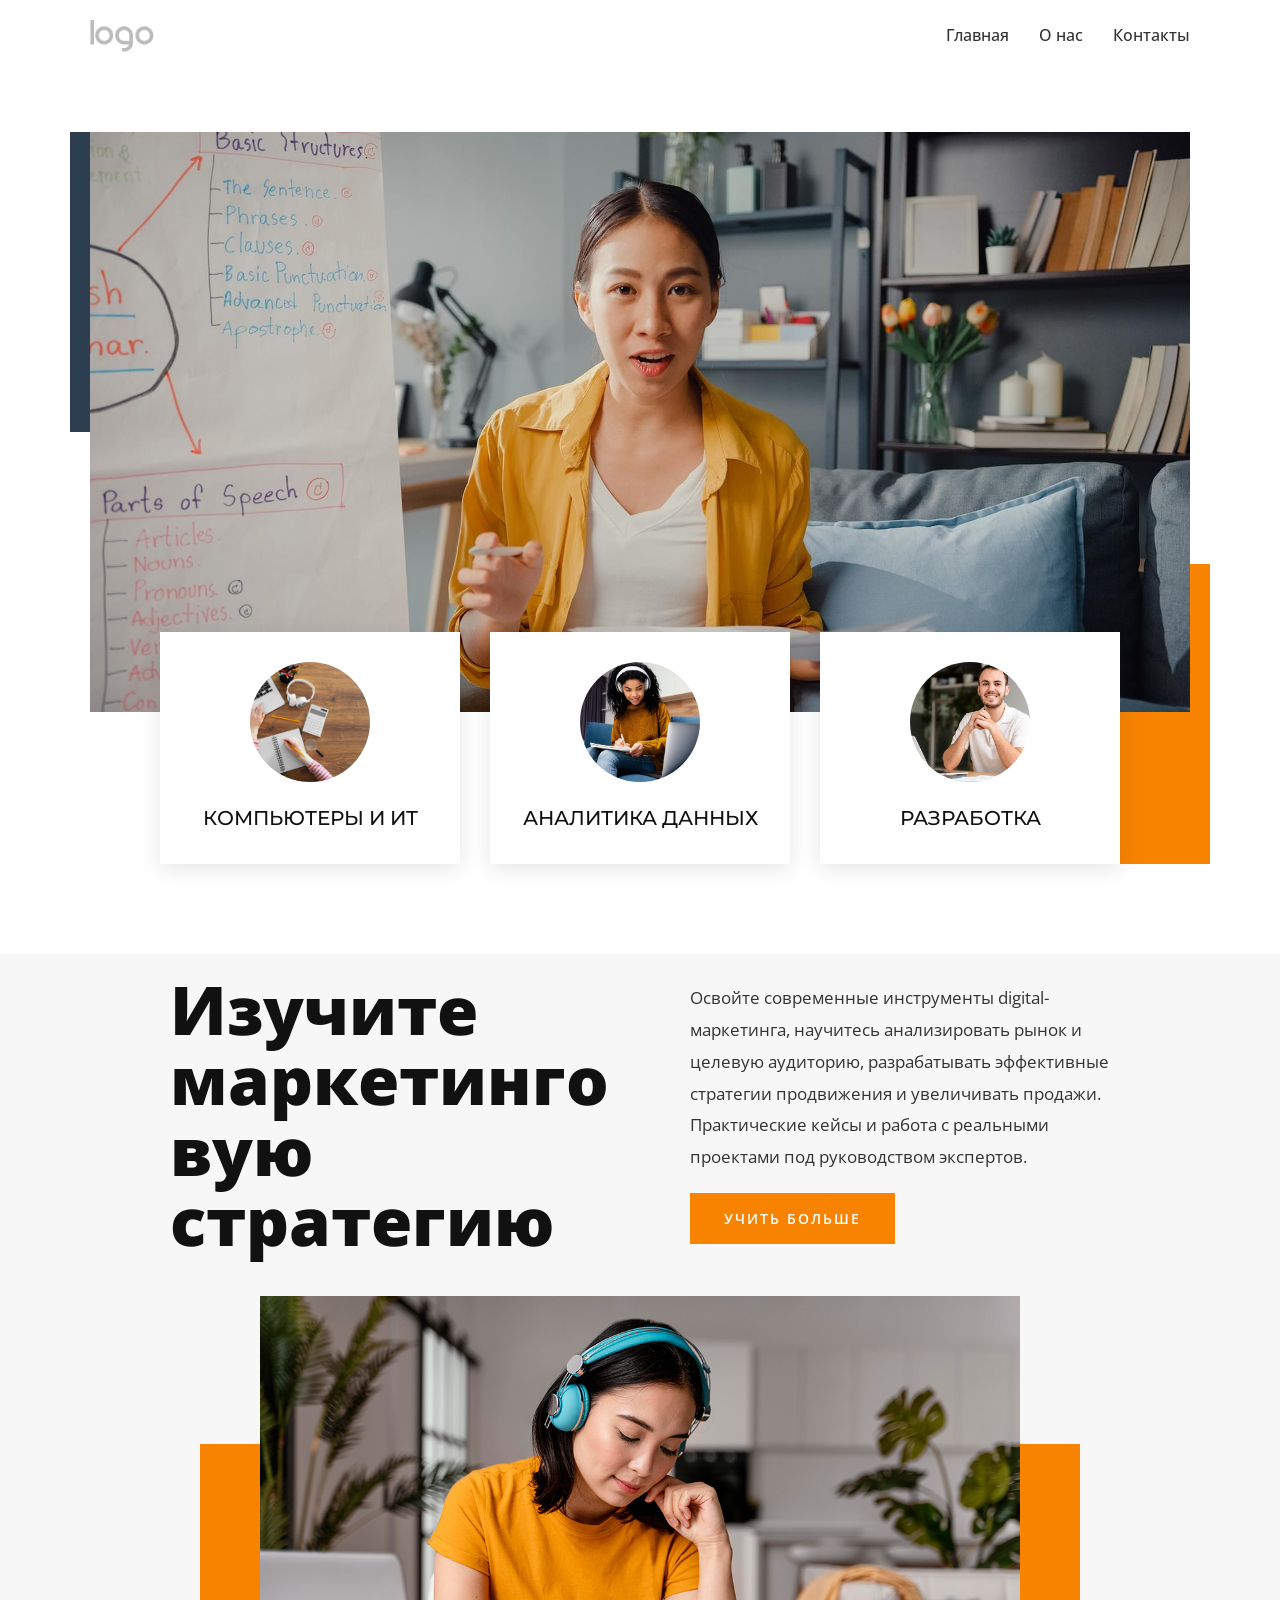
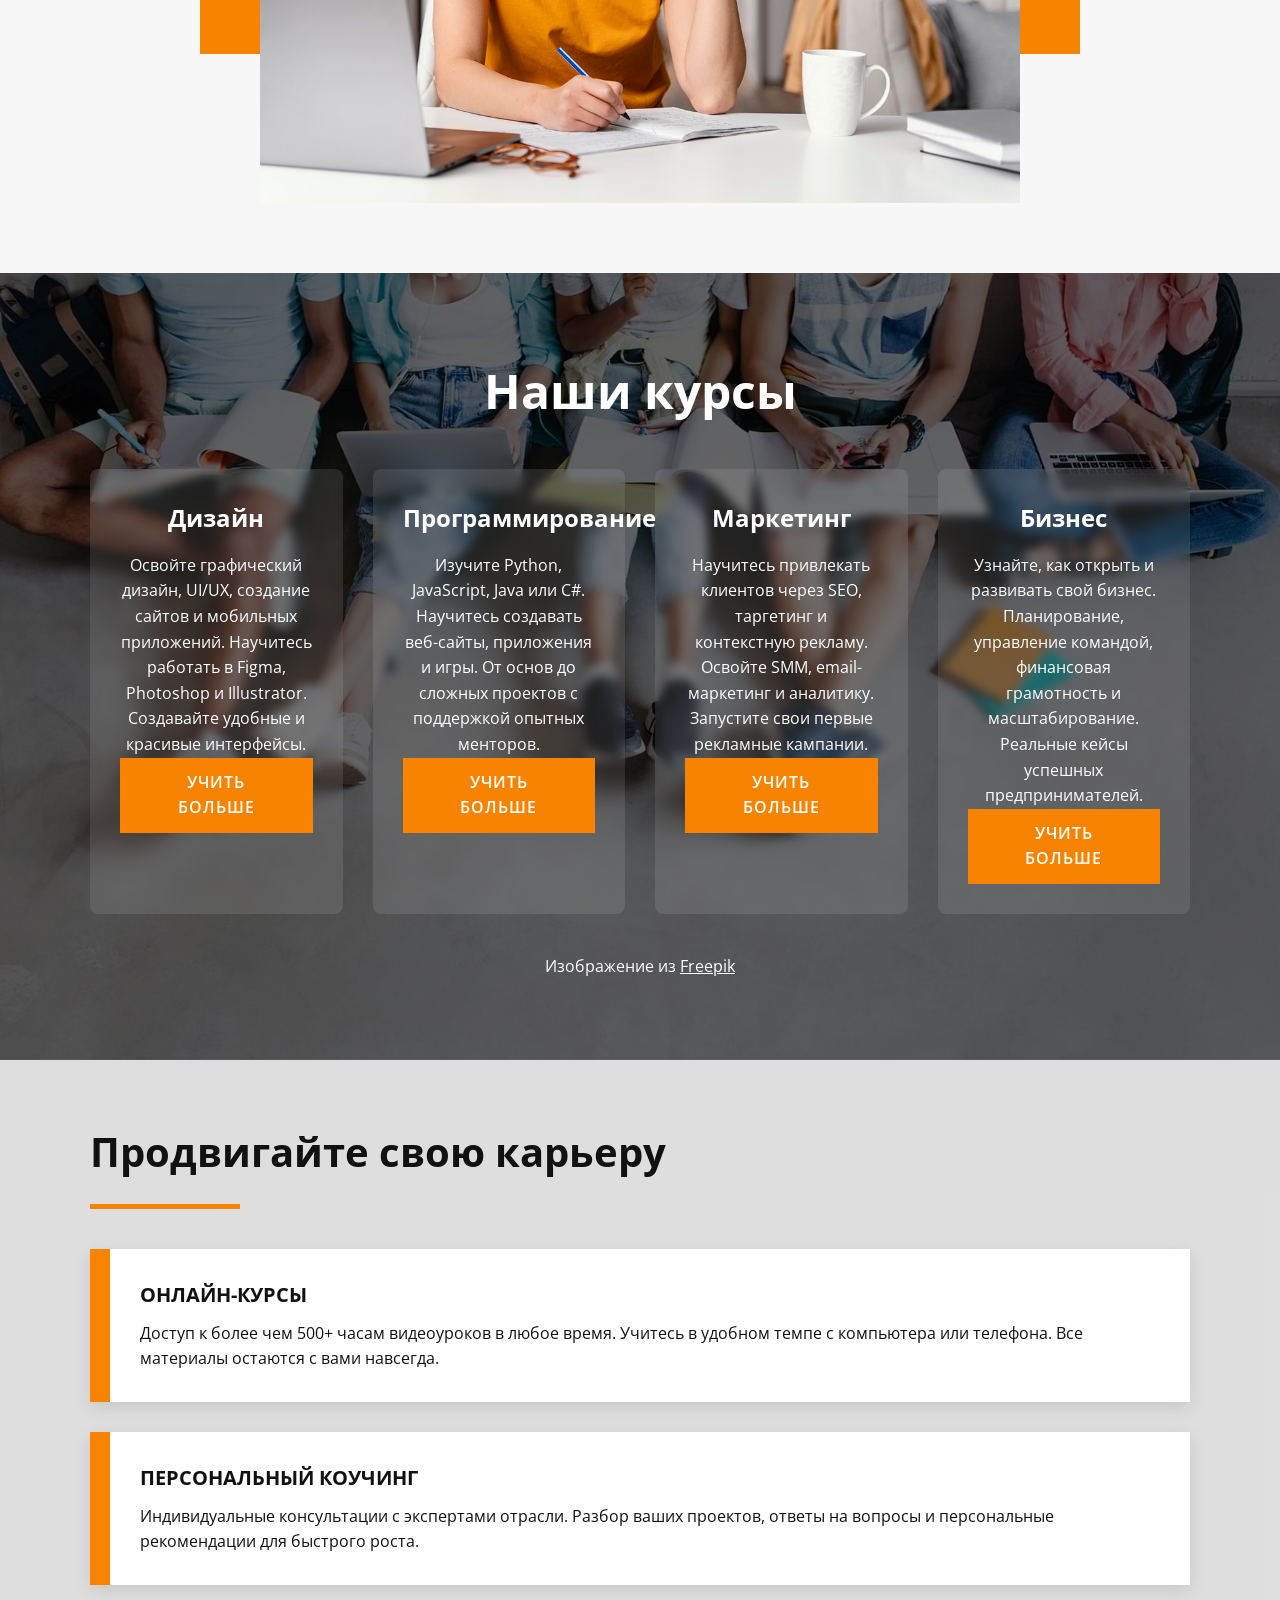
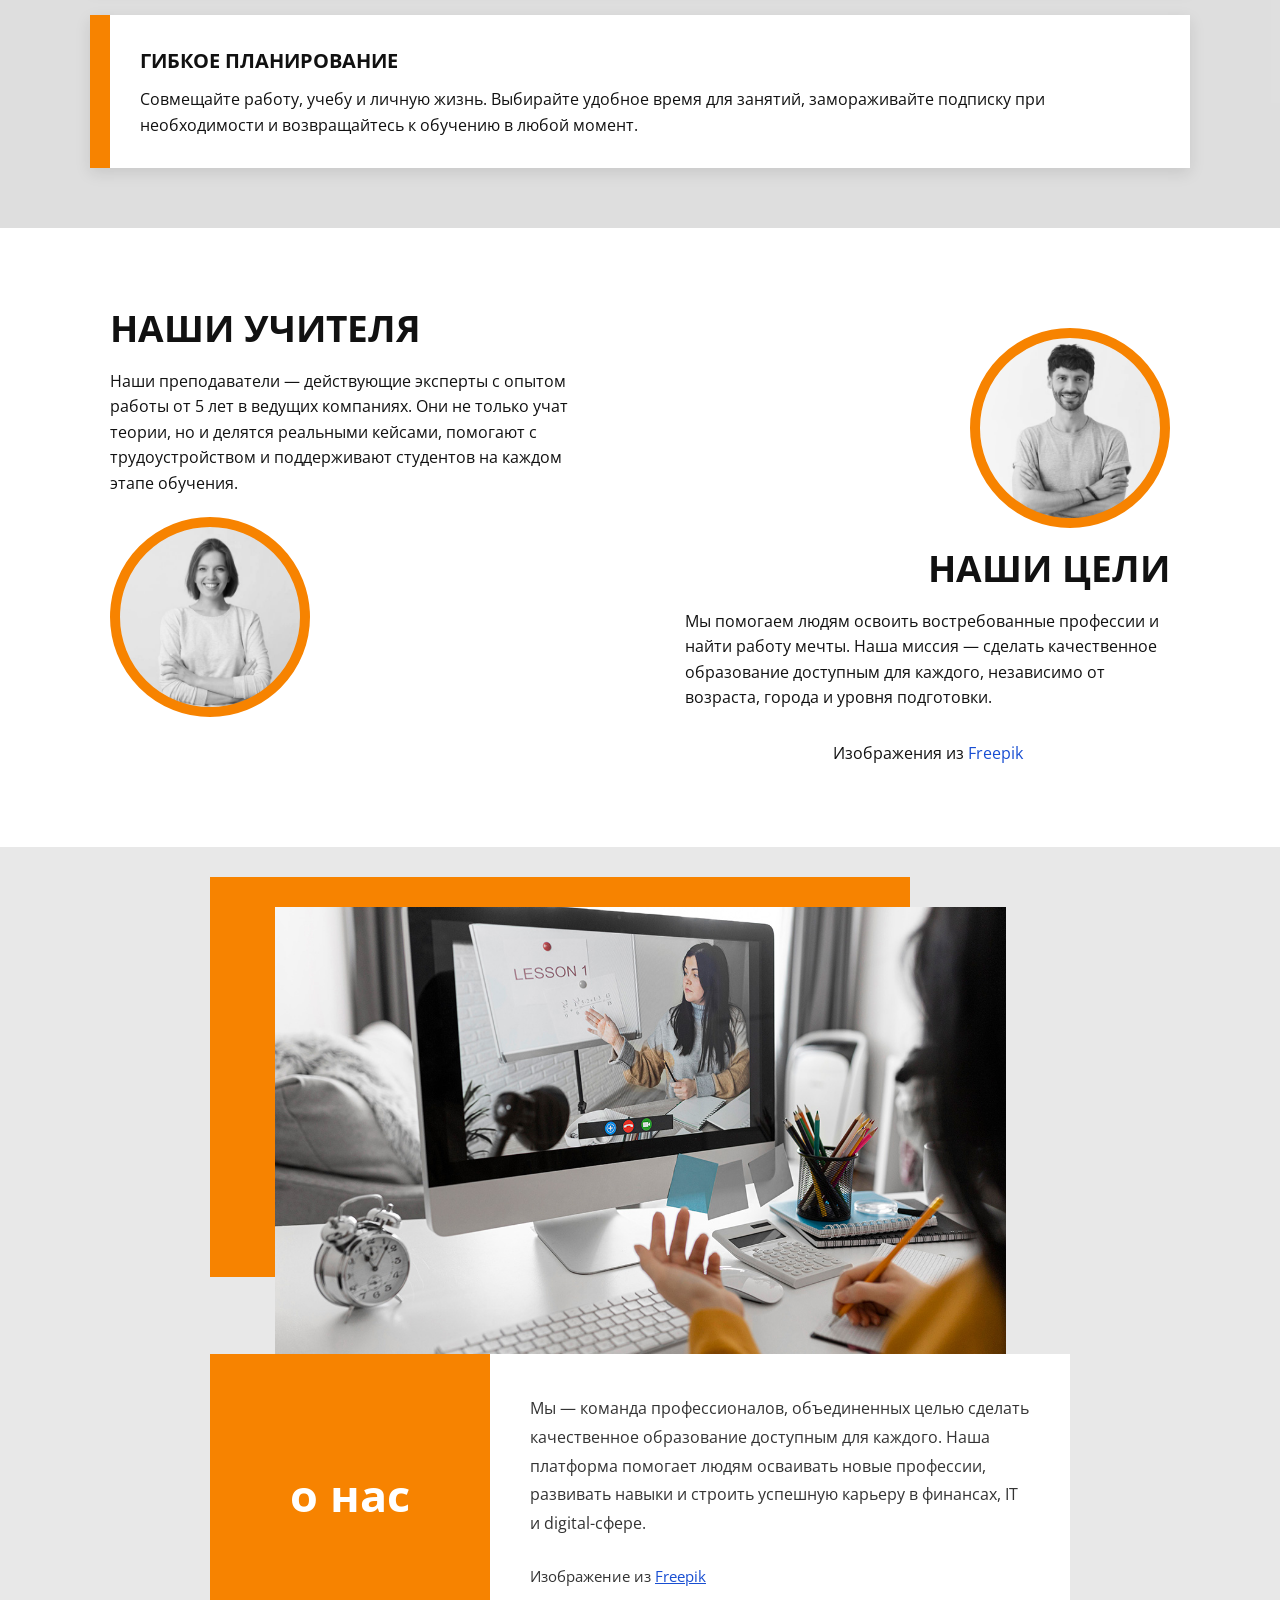
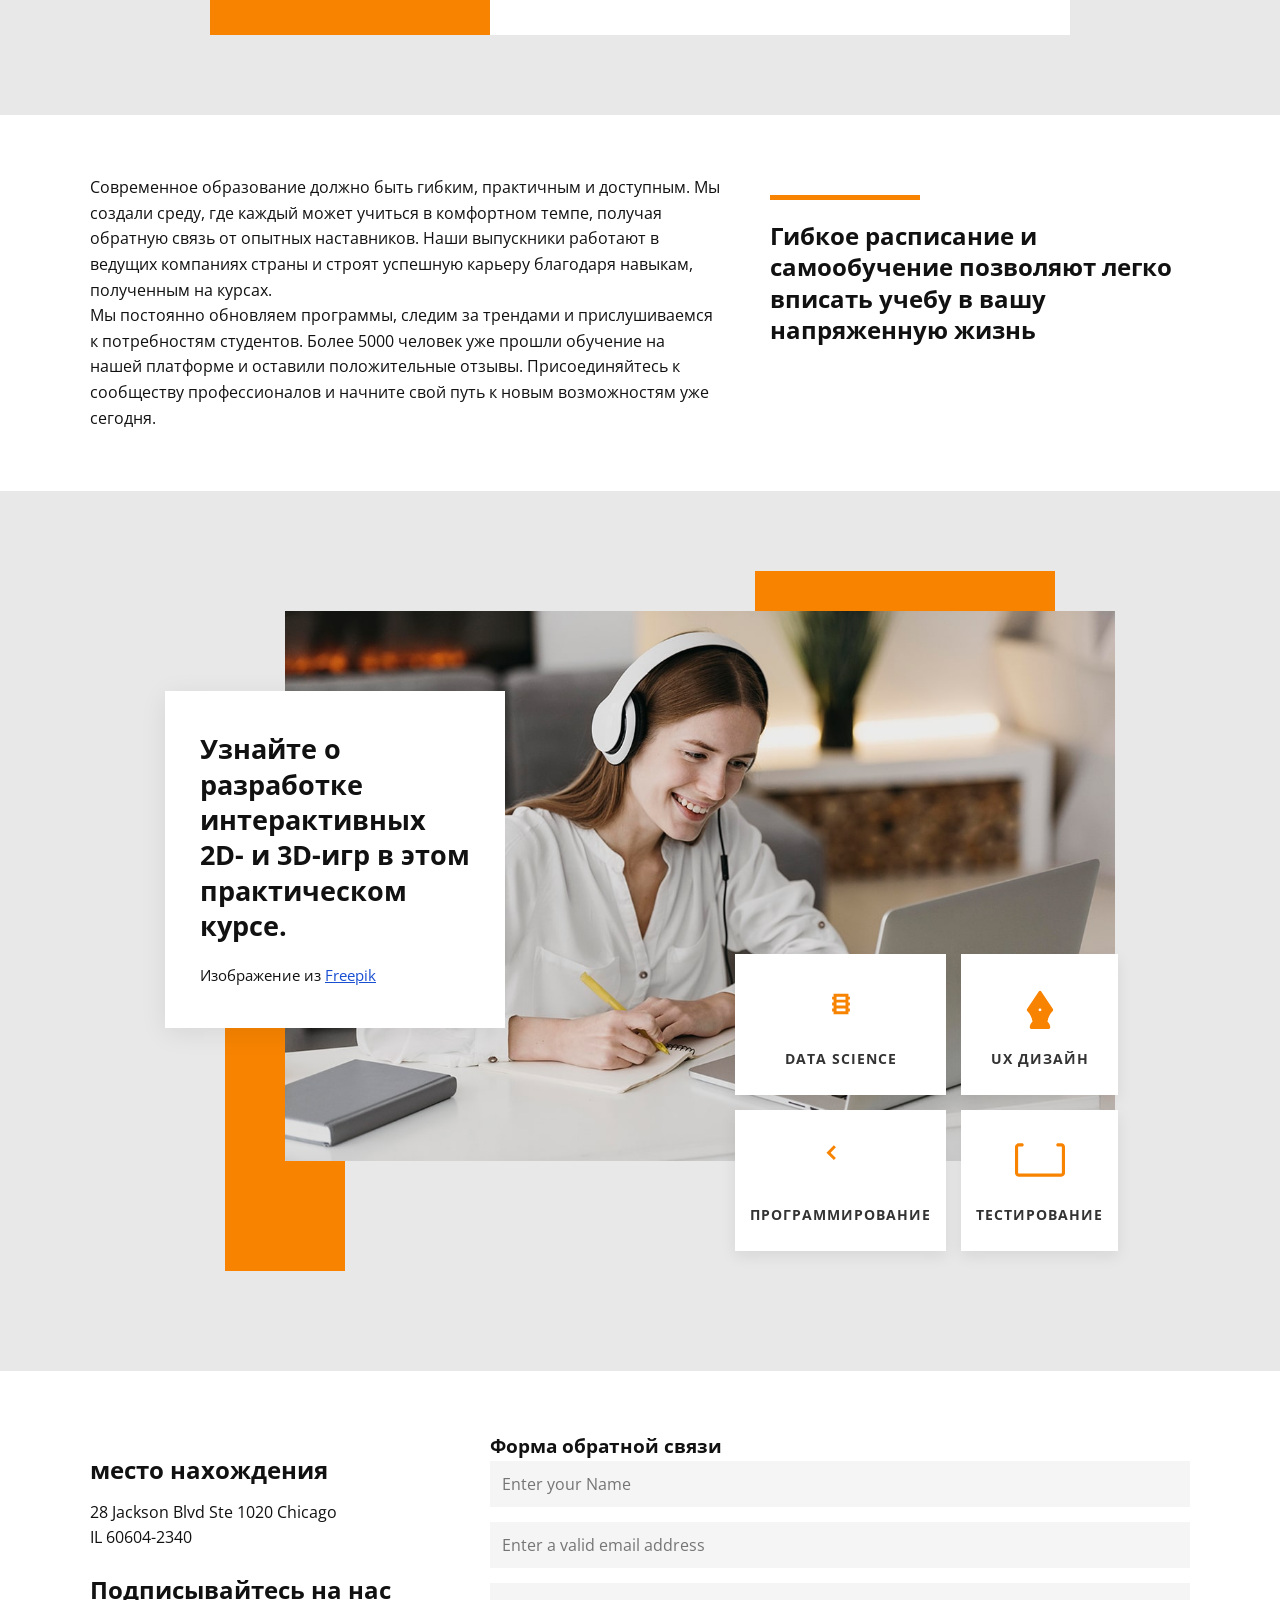
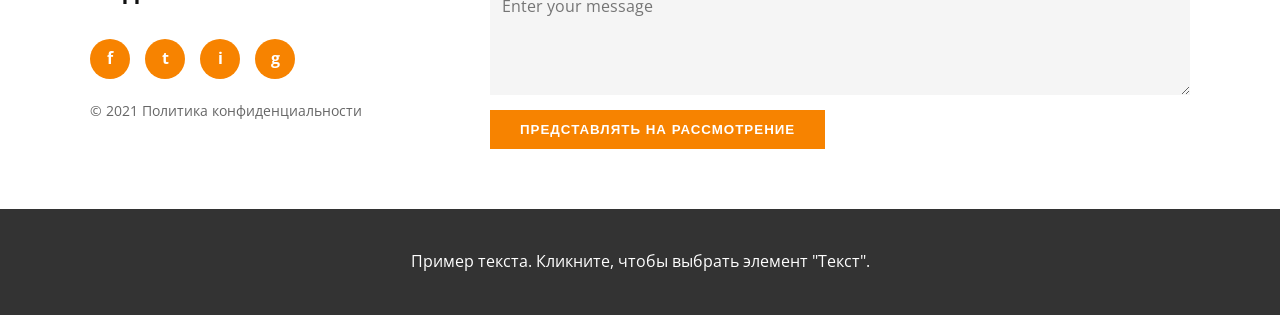
<file: new_site/index.html>
<!DOCTYPE html>
<html lang="ru">
<head>
    <meta charset="UTF-8">
    <meta name="viewport" content="width=device-width, initial-scale=1.0">
    <title>Главная — Образовательный центр</title>
    <link rel="stylesheet" href="https://fonts.googleapis.com/css2?family=Roboto:wght@300;400;500;700;900&family=Open+Sans:wght@300;400;600;700;800&family=Montserrat:wght@300;400;500;600;700;800;900&family=PT+Sans:wght@400;700&display=swap">
    <link rel="stylesheet" href="style.css">
</head>
<body>
    <!-- Шапка сайта -->
    <header class="site-header">
        <div class="container header-container">
            <a href="#" class="logo">
                <img src="images/default-logo.png" alt="Логотип">
            </a>
            <nav class="main-nav">
                <input type="checkbox" id="menu-toggle" class="menu-toggle">
                <label for="menu-toggle" class="hamburger">☰</label>
                <ul class="nav-list">
                    <li><a href="./">Главная</a></li>
                    <li><a href="#about">О нас</a></li>
                    <li><a href="#contact">Контакты</a></li>
                </ul>
            </nav>
        </div>
    </header>

    <!-- Секция 1: Введение с карточками -->
    <section class="hero">
        <div class="container hero-container">
            <div class="shape shape-dark"></div>
            <div class="shape shape-accent"></div>
            <img src="images/sddd.jpg" alt="Студенты за работой" class="hero-image">
            <div class="cards">
                <div class="card">
                    <div class="card-icon" style="background-image: url('images/yhfg-min.jpg');"></div>
                    <h3>Компьютеры и ИТ</h3>
                </div>
                <div class="card">
                    <div class="card-icon" style="background-image: url('images/dfff-min.jpg');"></div>
                    <h3>Аналитика данных</h3>
                </div>
                <div class="card">
                    <div class="card-icon" style="background-image: url('images/dffff-min.jpg');"></div>
                    <h3>Разработка</h3>
                </div>
            </div>
            <p class="credit"> <a href="https://www.freepik.com/photos/school" target="_blank"></a></p>
        </div>
    </section>

<!-- Секция 2: Маркетинговая стратегия -->
<section class="strategy">
    <div class="container strategy-container">
        <div class="strategy-top-line"></div>

        <div class="strategy-row">
            <div class="strategy-title">
                <h2>Изучите маркетинговую стратегию</h2>
            </div>

            <div class="strategy-content">
                <p>
                    Освойте современные инструменты digital-маркетинга, научитесь анализировать рынок и целевую аудиторию, разрабатывать эффективные стратегии продвижения и увеличивать продажи. Практические кейсы и работа с реальными проектами под руководством экспертов.
                </p>

                <p class="credit">
                    
                    <a href="https://www.freepik.com/photos/technology" target="_blank"></a>
                </p>

                <a href="#" class="btn btn-accent">учить больше</a>
            </div>
        </div>

        <div class="strategy-image-wrap">
            <div class="strategy-decor strategy-decor-left"></div>
            <img src="images/jhjhjh.jpg" alt="Ноутбук с графиками" class="strategy-image">
            <div class="strategy-decor strategy-decor-right"></div>
        </div>
    </div>
</section>

    <!-- Секция 3: Наши курсы (с фоновым изображением) -->
    <section class="courses" style="background-image: linear-gradient(rgba(0,0,0,0.6), rgba(0,0,0,0.6)), url('images/dfsdfdf-min.jpg');">
        <div class="container">
            <h2 class="section-title">Наши курсы</h2>
            <div class="courses-grid">
                <div class="course-card">
                    <h4>Дизайн</h4>
                    <p>Освойте графический дизайн, UI/UX, создание сайтов и мобильных приложений. Научитесь работать в Figma, Photoshop и Illustrator. Создавайте удобные и красивые интерфейсы.</p>
                    <a href="#" class="btn btn-accent">учить больше</a>
                </div>
                <div class="course-card">
                    <h4>Программирование</h4>
                    <p>Изучите Python, JavaScript, Java или C#. Научитесь создавать веб-сайты, приложения и игры. От основ до сложных проектов с поддержкой опытных менторов.</p>
                    <a href="#" class="btn btn-accent">учить больше</a>
                </div>
                <div class="course-card">
                    <h4>Маркетинг</h4>
                    <p>Научитесь привлекать клиентов через SEO, таргетинг и контекстную рекламу. Освойте SMM, email-маркетинг и аналитику. Запустите свои первые рекламные кампании.</p>
                    <a href="#" class="btn btn-accent">учить больше</a>
                </div>
                <div class="course-card">
                    <h4>Бизнес</h4>
                    <p>Узнайте, как открыть и развивать свой бизнес. Планирование, управление командой, финансовая грамотность и масштабирование. Реальные кейсы успешных предпринимателей.</p>
                    <a href="#" class="btn btn-accent">учить больше</a>
                </div>
            </div>
            <p class="credit credit-light">Изображение из <a href="https://www.freepik.com/photos/people" target="_blank">Freepik</a></p>
        </div>
    </section>

    <!-- Секция 4: Продвигайте свою карьеру -->
    <section class="career">
        <div class="container">
            <h2 class="section-title-left">Продвигайте свою карьеру</h2>
            <div class="accent-line"></div>
            <div class="career-list">
                <div class="career-item">
                    <div class="accent-block"></div>
                    <h5>онлайн-курсы</h5>
                    <p>Доступ к более чем 500+ часам видеоуроков в любое время. Учитесь в удобном темпе с компьютера или телефона. Все материалы остаются с вами навсегда.</p>
                </div>
                <div class="career-item">
                    <div class="accent-block"></div>
                    <h5>Персональный коучинг</h5>
                    <p>Индивидуальные консультации с экспертами отрасли. Разбор ваших проектов, ответы на вопросы и персональные рекомендации для быстрого роста.</p>
                </div>
                <div class="career-item">
                    <div class="accent-block"></div>
                    <h5>Гибкое планирование</h5>
                    <p>Совмещайте работу, учебу и личную жизнь. Выбирайте удобное время для занятий, замораживайте подписку при необходимости и возвращайтесь к обучению в любой момент.</p>
                </div>
            </div>
        </div>
    </section>

    <!-- Секция 5: наши учителя и цели -->
    <section class="teachers">
        <div class="container teachers-grid">
            <div class="teacher-block">
                <h6>наши учителя</h6>
                <p>Наши преподаватели — действующие эксперты с опытом работы от 5 лет в ведущих компаниях. Они не только учат теории, но и делятся реальными кейсами, помогают с трудоустройством и поддерживают студентов на каждом этапе обучения.</p>
                <div class="circle-image" style="background-image: url('images/fff.jpg');"></div>
            </div>
            <div class="goal-block">
                <div class="circle-image" style="background-image: url('images/fggf.jpg');"></div>
                <h6>наши цели</h6>
                <p>Мы помогаем людям освоить востребованные профессии и найти работу мечты. Наша миссия — сделать качественное образование доступным для каждого, независимо от возраста, города и уровня подготовки.</p>
                <p class="credit">Изображения из <a href="https://www.freepik.com/photos/people" target="_blank">Freepik</a></p>
            </div>
        </div>
    </section>

    <!-- Секция 6: о нас (с цветными блоками и изображением) -->
<section class="about"  id="about">
    <div class="container about-wrapper">
        <!-- Верхняя часть: декор + картинка -->
        <div class="about-top">
            <div class="about-decor-top"></div>
            <img src="images/ghgh.jpg" alt="О нас" class="about-image">
        </div>
        <!-- Нижняя часть: оранжевый блок + текст -->
        <div class="about-bottom">
            <div class="about-colored">
                <h3>о нас</h3>
            </div>
            <div class="about-text">
                <p>Мы — команда профессионалов, объединенных целью сделать качественное образование доступным для каждого. Наша платформа помогает людям осваивать новые профессии, развивать навыки и строить успешную карьеру в финансах, IT и digital-сфере.</p>
                <p class="credit">Изображение из <a href="https://www.freepik.com/photos/technology" target="_blank">Freepik</a></p>
            </div>
        </div>
    </div>
</section>

    <!-- Секция 7: цитата -->
    <section class="quote">
        <div class="container quote-row">
            <div class="quote-left">
                <p>Современное образование должно быть гибким, практичным и доступным. Мы создали среду, где каждый может учиться в комфортном темпе, получая обратную связь от опытных наставников. Наши выпускники работают в ведущих компаниях страны и строят успешную карьеру благодаря навыкам, полученным на курсах.</p>
                <p>Мы постоянно обновляем программы, следим за трендами и прислушиваемся к потребностям студентов. Более 5000 человек уже прошли обучение на нашей платформе и оставили положительные отзывы. Присоединяйтесь к сообществу профессионалов и начните свой путь к новым возможностям уже сегодня.</p>
            </div>
            <div class="quote-right">
                <div class="accent-line"></div>
                <p class="quote-emphasis">Гибкое расписание и самообучение позволяют легко вписать учебу в вашу напряженную жизнь</p>
            </div>
        </div>
    </section>

 <!-- Секция 8: разработка игр и иконки -->
<section class="game-dev">
    <div class="container game-dev-wrapper">
        <!-- Оранжевый декор сверху-справа -->
        <div class="game-decor-top"></div>
        <!-- Оранжевый декор снизу-слева -->
        <div class="game-decor-bottom"></div>

        <!-- Большая картинка -->
        <div class="game-image-wrap">
            <img src="images/dsd-min.jpg" alt="Разработка игр" class="game-main-image">
        </div>

        <!-- Белый блок с текстом (наложен слева поверх картинки) -->
        <div class="game-text-overlay">
            <h3>Узнайте о разработке интерактивных 2D- и 3D-игр в этом практическом курсе.</h3>
            <p class="credit">Изображение из <a href="https://www.freepik.com/photos/school" target="_blank">Freepik</a></p>
        </div>

        <!-- Сетка иконок 2×2 (наложена справа-снизу поверх картинки) -->
        <div class="icon-grid-overlay">
            <div class="icon-card">
                <svg viewBox="0 0 512 512"><path d="M332 151.5h-152v29h-15v30h15v31h-15v30h15v31h-15v30h15v29h152v-29h15v-30h-15v-31h15v-30h-15v-31h15v-30h-15zm-30 120h-92v-30h92zm0 60h-92v-30h92zm-92-120v-30h92v30z"/></svg>
                <h4>Data Science</h4>
            </div>
            <div class="icon-card">
                <svg viewBox="0 0 512 512"><path d="M388.48 307.679l-120-179.999c-.004-.006-.009-.012-.013-.019-.043-.064-.09-.125-.134-.188-.206-.299-.423-.587-.649-.868-6.321-7.854-18.357-7.324-24.017.868-.044.063-.091.124-.134.188-.004.007-.009.012-.013.019l-120 180c-3.967 5.949-3.182 13.871 1.874 18.927 29.927 29.927 48.975 69.047 54.164 110.901-2.329 1.883-4.578 3.899-6.71 6.081C158.759 458.001 151 476.97 151 497c0 8.284 6.716 15 15 15h180c8.284 0 15-6.716 15-15 0-20.03-7.759-38.999-21.847-53.412-2.133-2.182-4.381-4.198-6.711-6.081 5.188-41.856 24.236-80.976 54.163-110.9 5.056-5.056 5.841-12.979 1.874-18.928zM256 301c8.271 0 15 6.729 15 15s-6.729 15-15 15-15-6.729-15-15 6.729-15 15-15z"/></svg>
                <h4>UX дизайн</h4>
            </div>
            <div class="icon-card">
                <svg viewBox="0 0 512 512"><polygon points="203.943 126.712 182.729 105.498 107.29 180.937 182.729 256.375 203.943 235.161 149.718 180.937"/></svg>
                <h4>программирование</h4>
            </div>
            <div class="icon-card">
                <svg viewBox="0 0 24 24"><path d="m22.25 20h-20.5c-.965 0-1.75-.785-1.75-1.75v-12.5c0-.965.785-1.75 1.75-1.75h1.68c.414 0 .75.336.75.75s-.336.75-.75.75h-1.68c-.136 0-.25.114-.25.25v12.5c0 .136.114.25.25.25h20.5c.136 0 .25-.114.25-.25v-12.5c0-.136-.114-.25-.25-.25h-1.68c-.414 0-.75-.336-.75-.75s.336-.75.75-.75h1.68c.965 0 1.75.785 1.75 1.75v12.5c0 .965-.785 1.75-1.75 1.75z"/></svg>
                <h4>тестирование</h4>
            </div>
        </div>
    </div>
</section>

    <!-- Секция 9: Контакты и форма -->
    <section class="contact"  id="contact">
        <div class="container contact-row">
            <div class="contact-info">
                <h3>место нахождения</h3>
                <p>28 Jackson Blvd Ste 1020 Chicago<br>IL 60604-2340</p>
                <h3>Подписывайтесь на нас</h3>
                <div class="social-icons">
                    <a href="#" class="social-icon">f</a>
                    <a href="#" class="social-icon">t</a>
                    <a href="#" class="social-icon">i</a>
                    <a href="#" class="social-icon">g</a>
                </div>
                <p class="copyright">© 2021 Политика конфиденциальности</p>
            </div>
            <div class="contact-form">
                <h3>Форма обратной связи</h3>
                <form action="https://service.nicepagesrv.com/form/v4/form-process" method="post">
                    <input type="text" name="name" placeholder="Enter your Name" required>
                    <input type="email" name="email" placeholder="Enter a valid email address" required>
                    <textarea name="message" rows="4" placeholder="Enter your message" required></textarea>
                    <button type="submit" class="btn btn-accent">Представлять на рассмотрение</button>
                    <input type="hidden" name="formServices" value="29b98b1e-6c5f-6a00-0675-f89f278867bd">
                </form>
            </div>
        </div>
    </section>

    <!-- Футер -->
    <footer class="site-footer">
        <div class="container">
            <p>Пример текста. Кликните, чтобы выбрать элемент "Текст".</p>
        </div>
    </footer>
<!-- Кнопка вверх -->
<a href="#" class="scroll-top" id="scrollTopBtn" title="Наверх">
    <svg viewBox="0 0 24 24" width="24" height="24">
        <path d="M12 4l-8 8h5v8h6v-8h5z" fill="#fff"/>
    </svg>
</a>

<script>
    // Показать/скрыть кнопку при прокрутке
    const scrollTopBtn = document.getElementById('scrollTopBtn');

    window.addEventListener('scroll', function() {
        if (window.scrollY > 400) {
            scrollTopBtn.classList.add('visible');
        } else {
            scrollTopBtn.classList.remove('visible');
        }
    });

    // Плавная прокрутка наверх
    scrollTopBtn.addEventListener('click', function(e) {
        e.preventDefault();
        window.scrollTo({
            top: 0,
            behavior: 'smooth'
        });
    });
</script>    
</body>
</html>
</file>
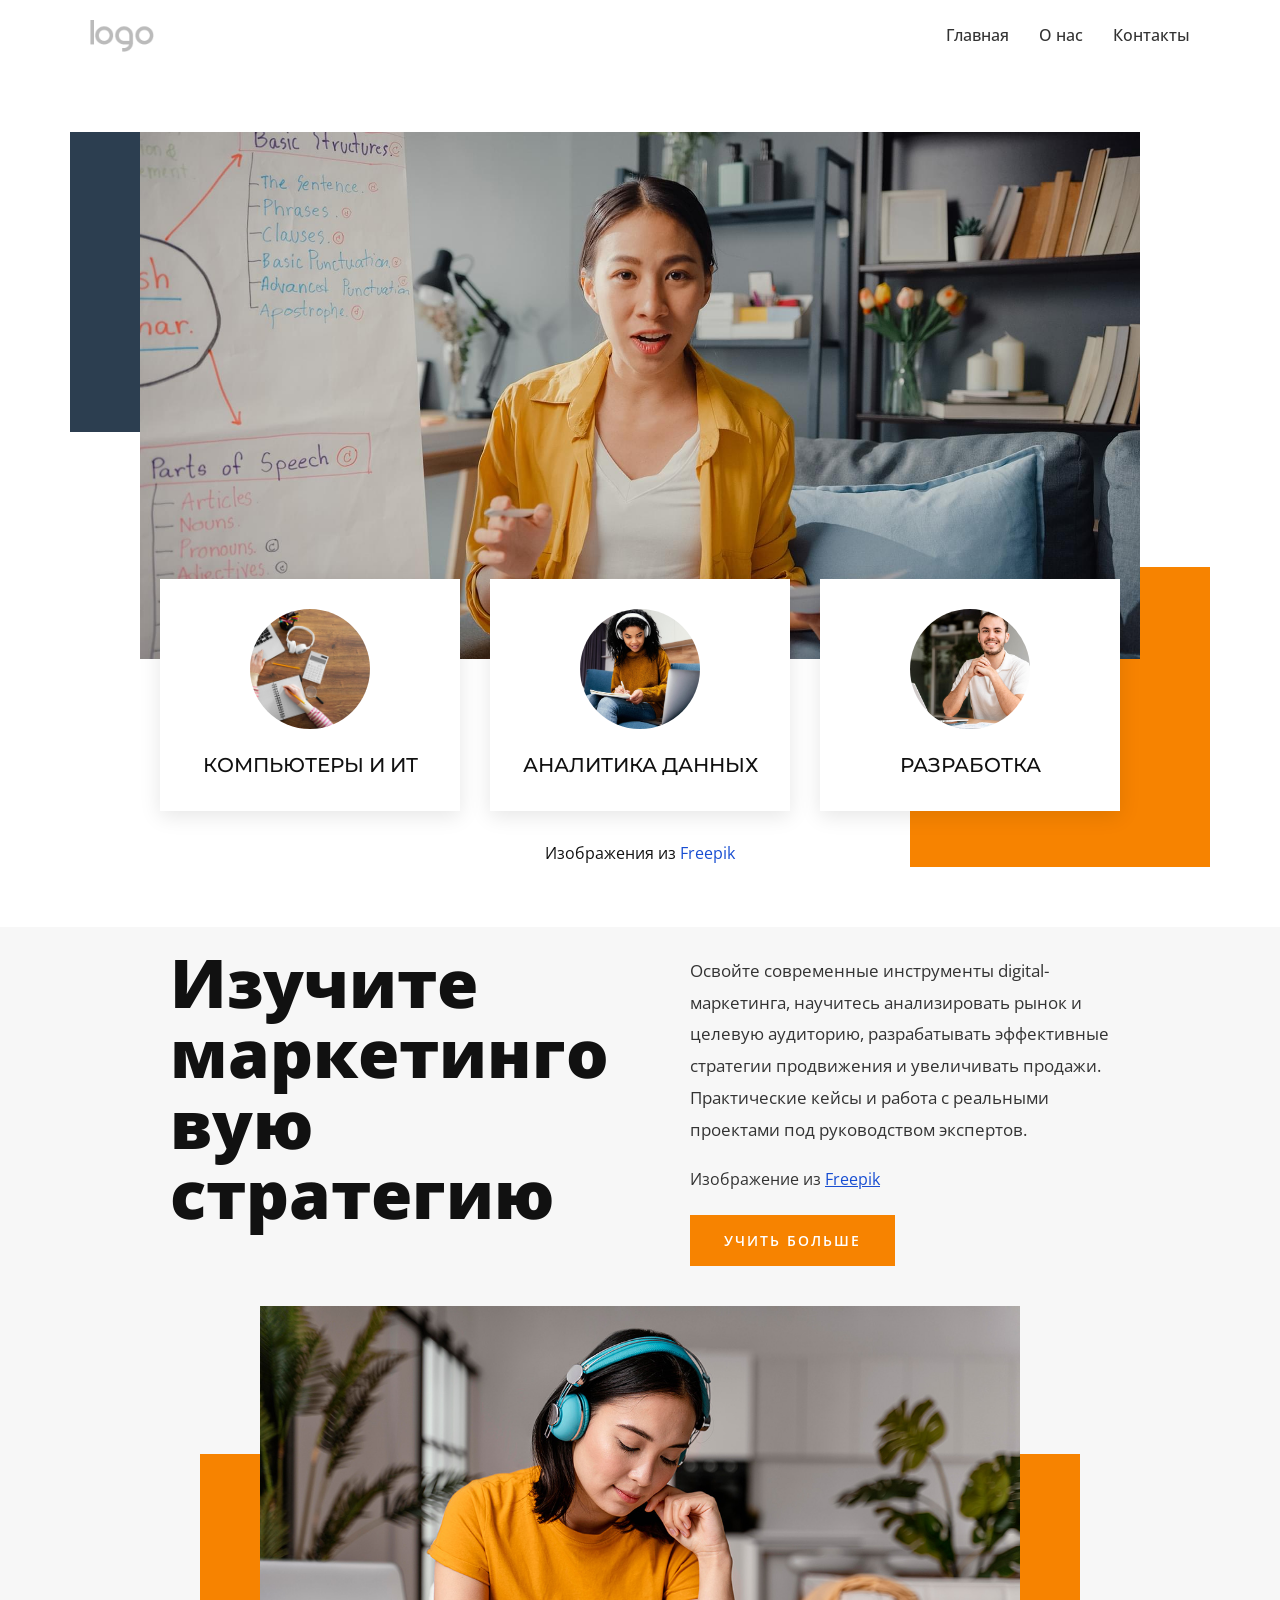
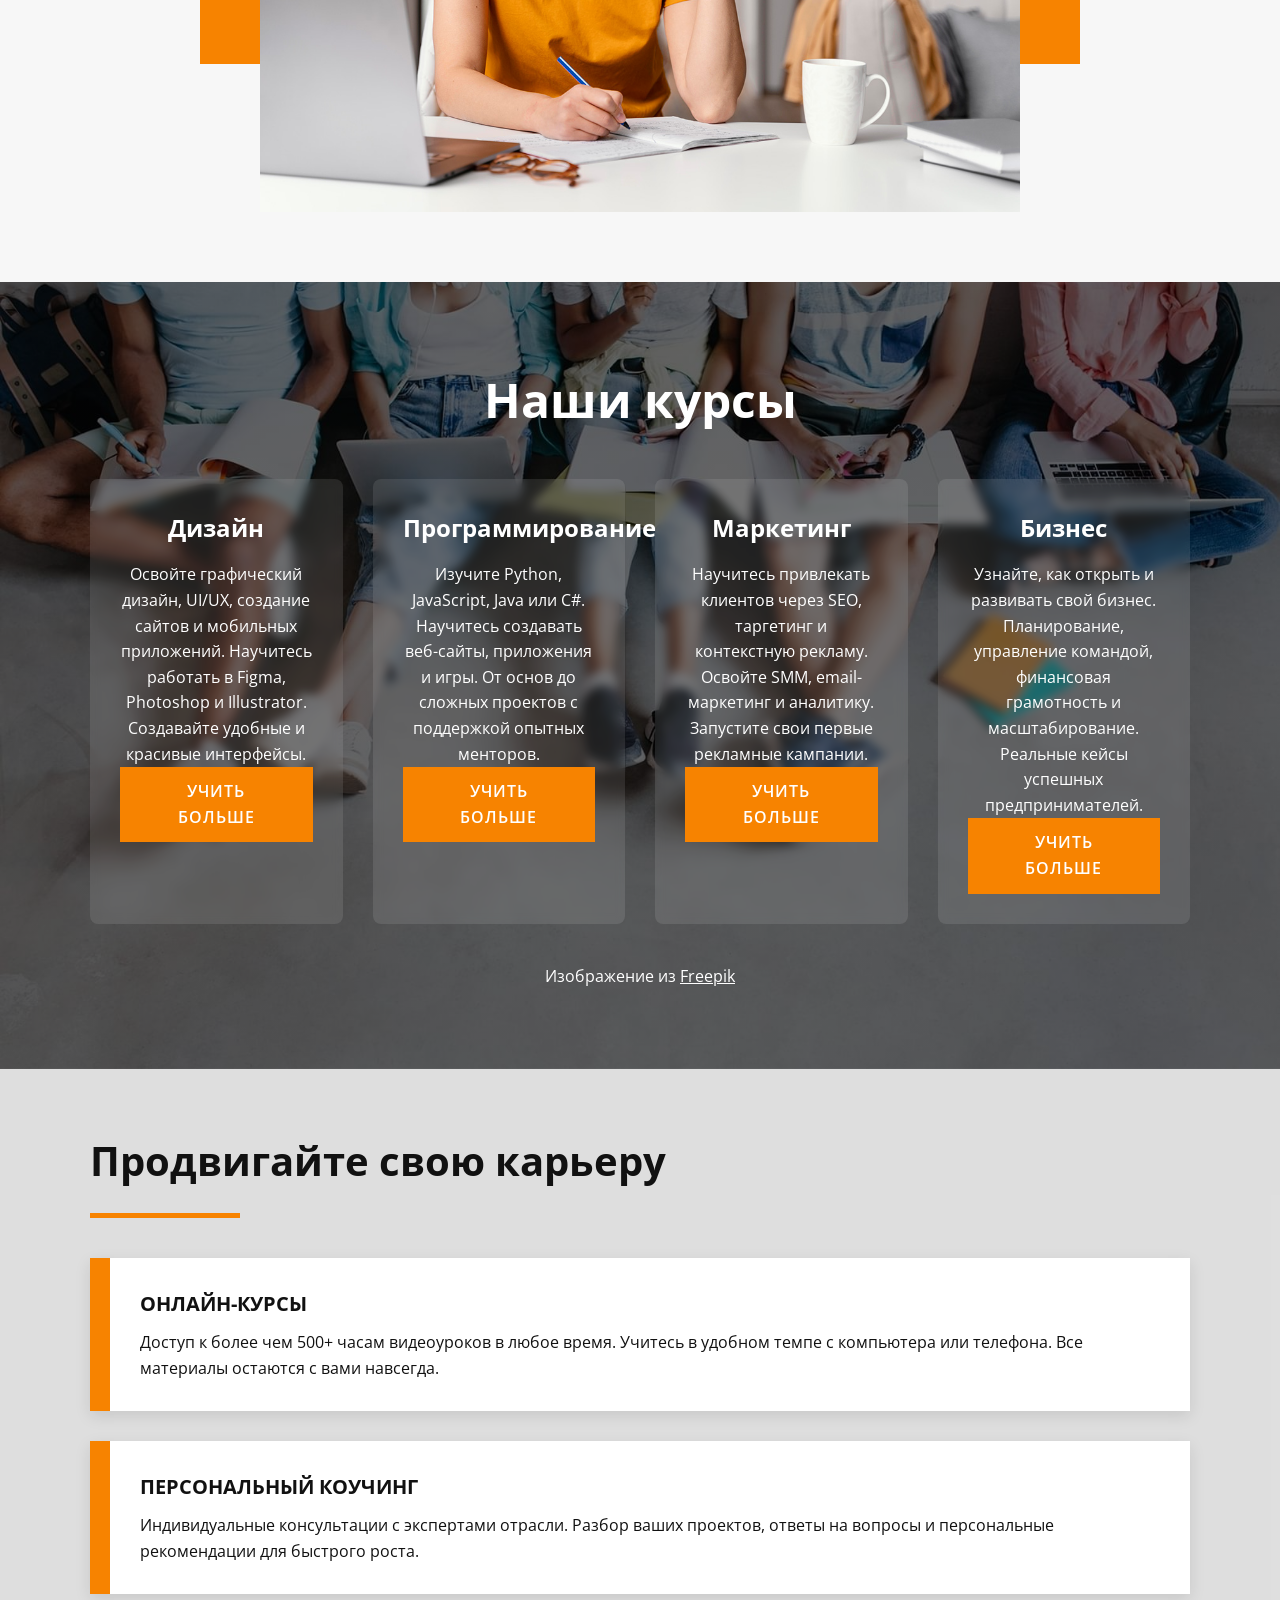
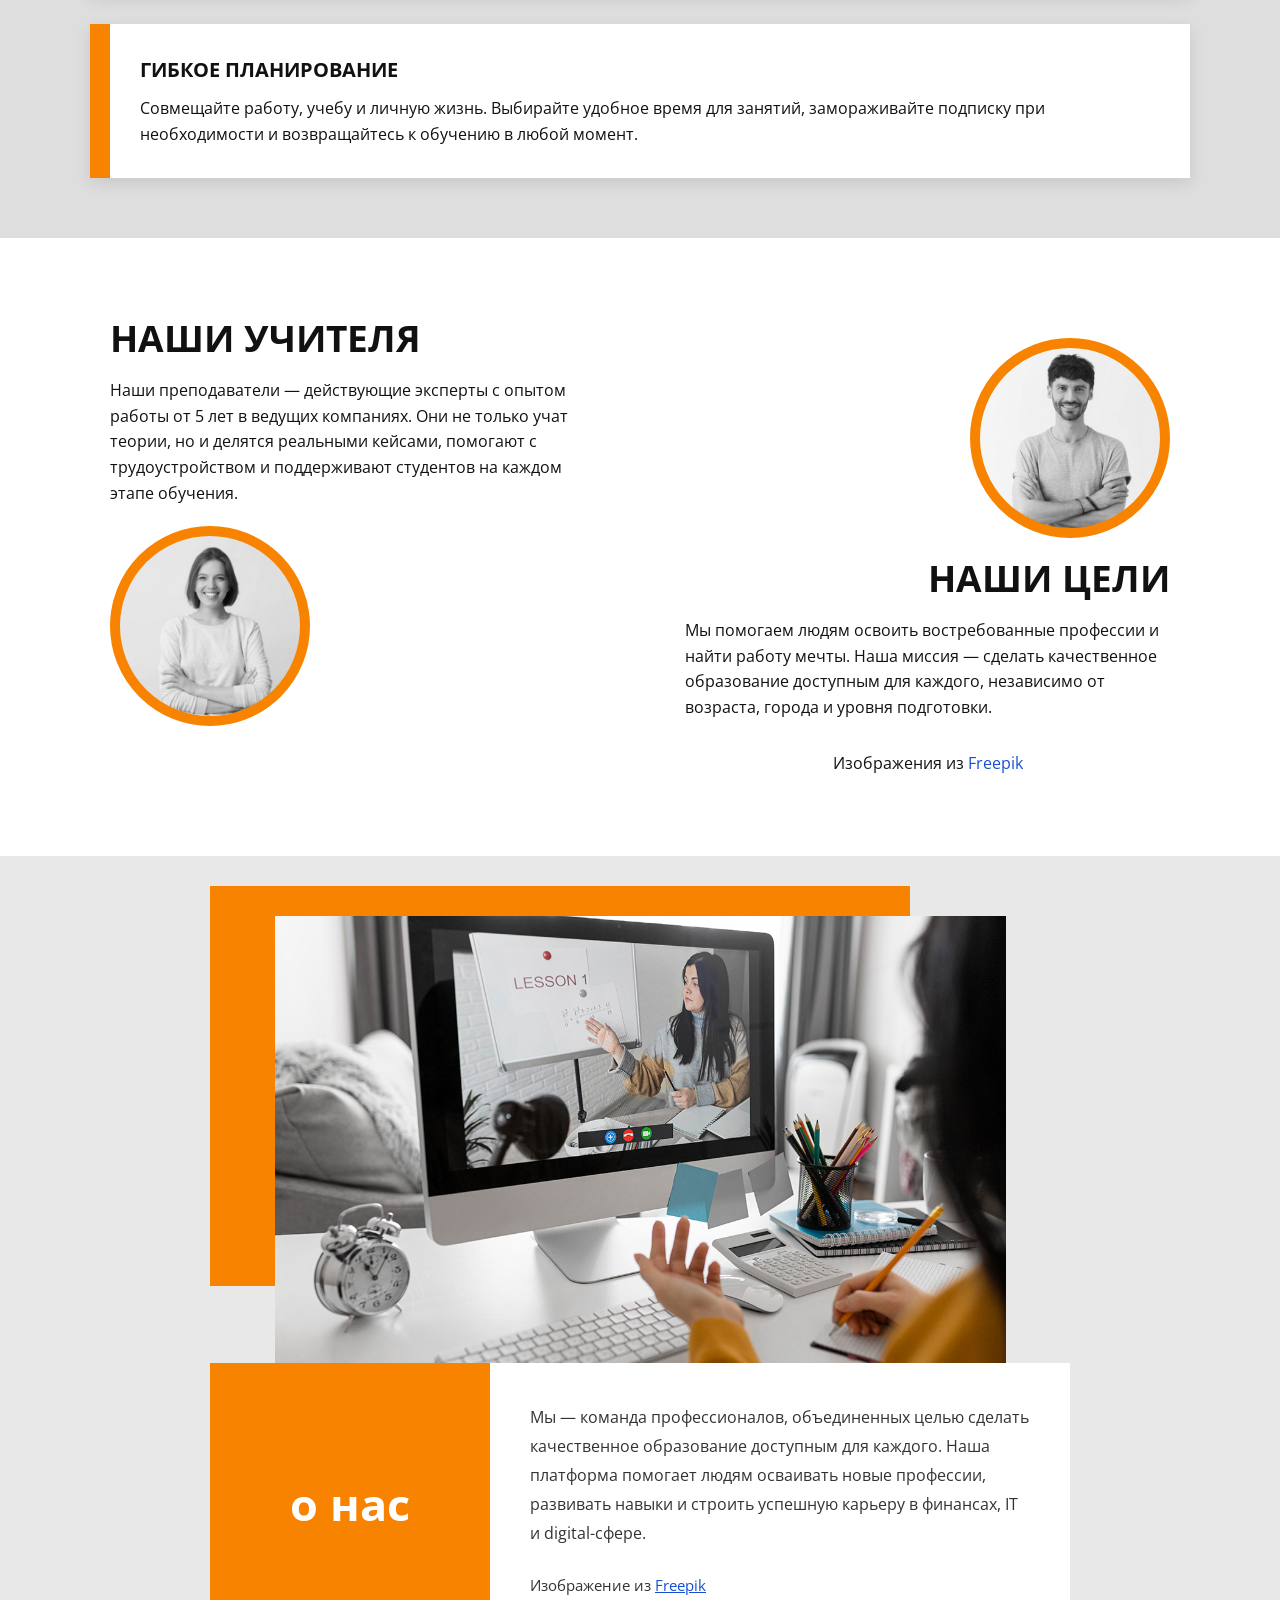
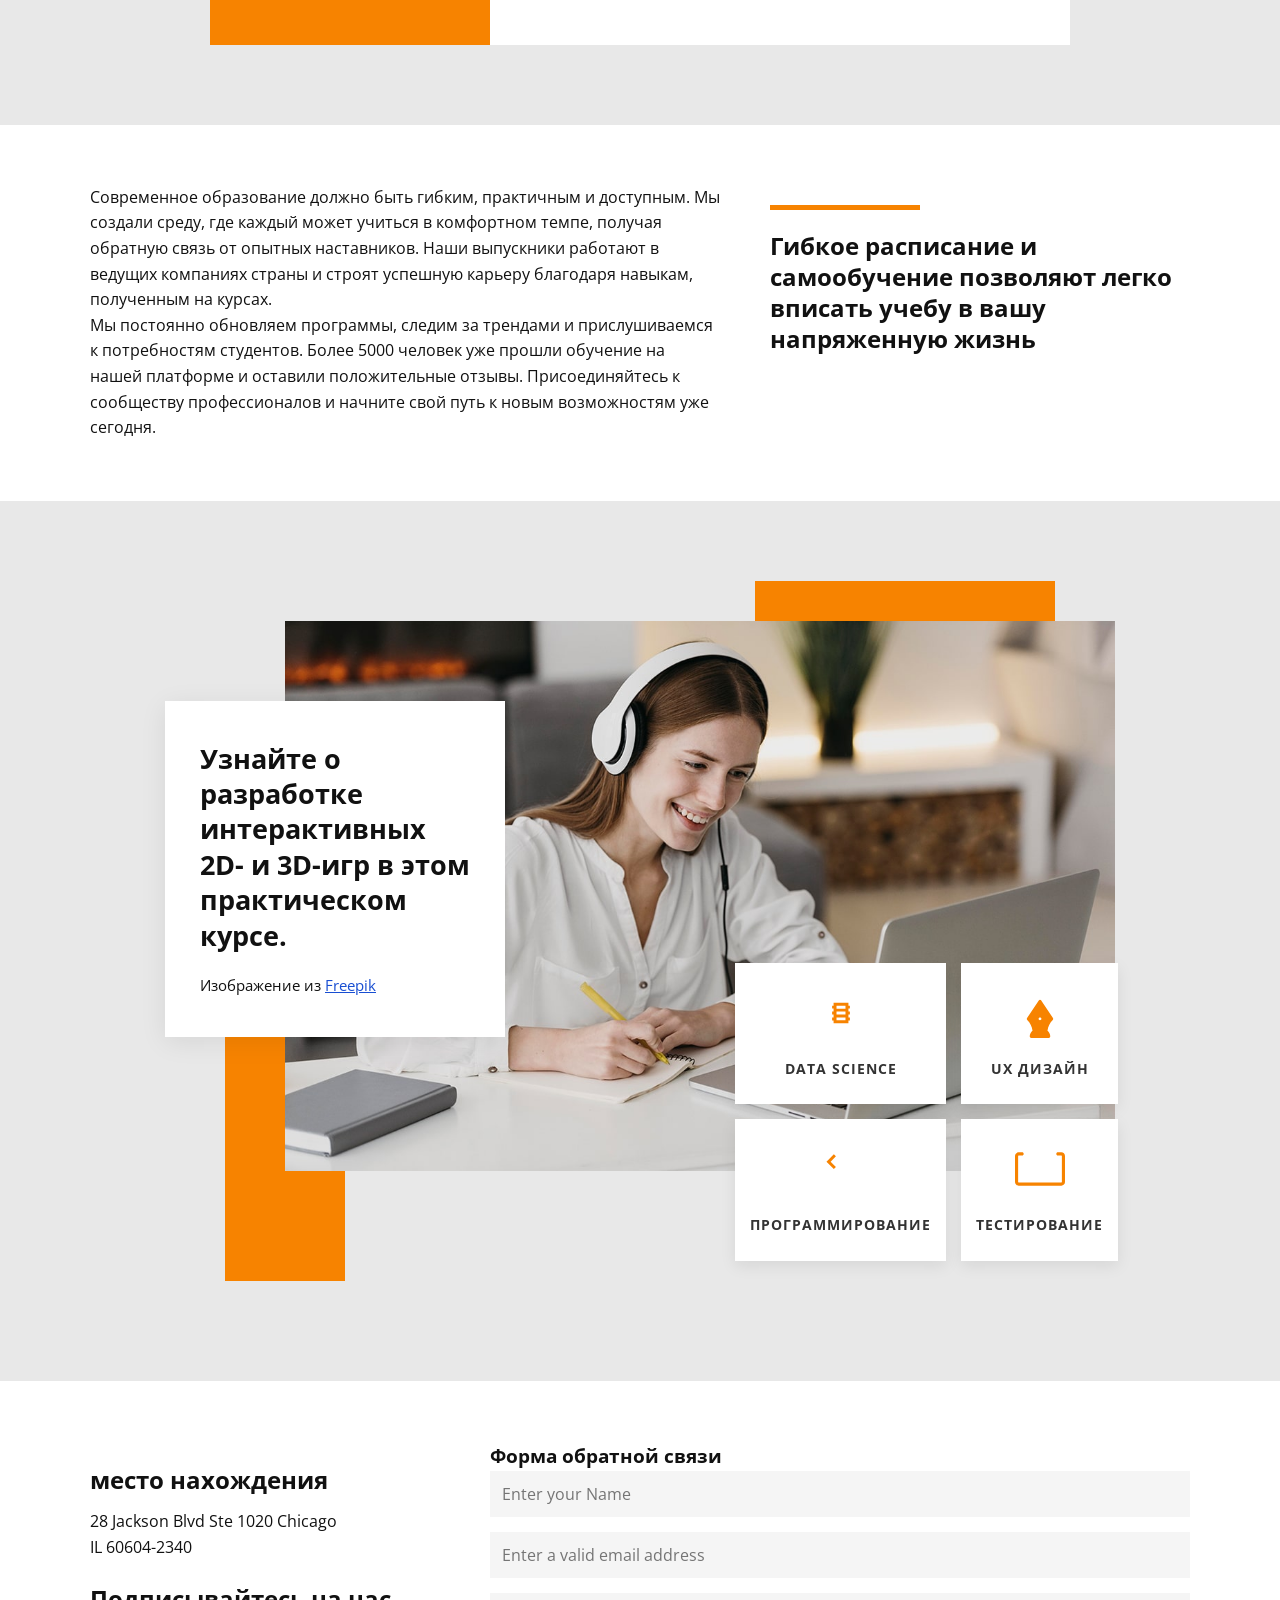
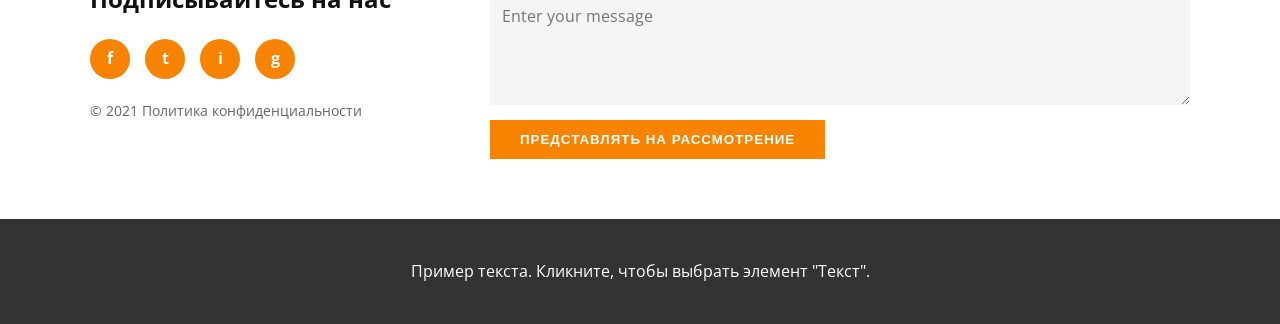
<file: Site2 — копия (2) — копия — копия/index.html>
<!DOCTYPE html>
<html lang="ru">
<head>
    <meta charset="UTF-8">
    <meta name="viewport" content="width=device-width, initial-scale=1.0">
    <title>Главная — Образовательный центр</title>
    <link rel="stylesheet" href="https://fonts.googleapis.com/css2?family=Roboto:wght@300;400;500;700;900&family=Open+Sans:wght@300;400;600;700;800&family=Montserrat:wght@300;400;500;600;700;800;900&family=PT+Sans:wght@400;700&display=swap">
    <link rel="stylesheet" href="style.css">
</head>
<body>
    <!-- Шапка сайта -->
    <header class="site-header">
        <div class="container header-container">
            <a href="#" class="logo">
                <img src="images/default-logo.png" alt="Логотип">
            </a>
            <nav class="main-nav">
                <input type="checkbox" id="menu-toggle" class="menu-toggle">
                <label for="menu-toggle" class="hamburger">☰</label>
                <ul class="nav-list">
                    <li><a href="./">Главная</a></li>
                    <li><a href="#about">О нас</a></li>
                    <li><a href="#contact">Контакты</a></li>
                </ul>
            </nav>
        </div>
    </header>

    <!-- Секция 1: Введение с карточками -->
    <section class="hero">
        <div class="container hero-container">
            <div class="shape shape-dark"></div>
            <div class="shape shape-accent"></div>
            <img src="images/sddd.jpg" alt="Студенты за работой" class="hero-image">
            <div class="cards">
                <div class="card">
                    <div class="card-icon" style="background-image: url('images/yhfg-min.jpg');"></div>
                    <h3>Компьютеры и ИТ</h3>
                </div>
                <div class="card">
                    <div class="card-icon" style="background-image: url('images/dfff-min.jpg');"></div>
                    <h3>Аналитика данных</h3>
                </div>
                <div class="card">
                    <div class="card-icon" style="background-image: url('images/dffff-min.jpg');"></div>
                    <h3>Разработка</h3>
                </div>
            </div>
            <p class="credit">Изображения из <a href="https://www.freepik.com/photos/school" target="_blank">Freepik</a></p>
        </div>
    </section>

<!-- Секция 2: Маркетинговая стратегия -->
<section class="strategy">
    <div class="container strategy-container">
        <div class="strategy-top-line"></div>

        <div class="strategy-row">
            <div class="strategy-title">
                <h2>Изучите маркетинговую стратегию</h2>
            </div>

            <div class="strategy-content">
                <p>
                    Освойте современные инструменты digital-маркетинга, научитесь анализировать рынок и целевую аудиторию, разрабатывать эффективные стратегии продвижения и увеличивать продажи. Практические кейсы и работа с реальными проектами под руководством экспертов.
                </p>

                <p class="credit">
                    Изображение из
                    <a href="https://www.freepik.com/photos/technology" target="_blank">Freepik</a>
                </p>

                <a href="#" class="btn btn-accent">учить больше</a>
            </div>
        </div>

        <div class="strategy-image-wrap">
            <div class="strategy-decor strategy-decor-left"></div>
            <img src="images/jhjhjh.jpg" alt="Ноутбук с графиками" class="strategy-image">
            <div class="strategy-decor strategy-decor-right"></div>
        </div>
    </div>
</section>

    <!-- Секция 3: Наши курсы (с фоновым изображением) -->
    <section class="courses" style="background-image: linear-gradient(rgba(0,0,0,0.6), rgba(0,0,0,0.6)), url('images/dfsdfdf-min.jpg');">
        <div class="container">
            <h2 class="section-title">Наши курсы</h2>
            <div class="courses-grid">
                <div class="course-card">
                    <h4>Дизайн</h4>
                    <p>Освойте графический дизайн, UI/UX, создание сайтов и мобильных приложений. Научитесь работать в Figma, Photoshop и Illustrator. Создавайте удобные и красивые интерфейсы.</p>
                    <a href="#" class="btn btn-accent">учить больше</a>
                </div>
                <div class="course-card">
                    <h4>Программирование</h4>
                    <p>Изучите Python, JavaScript, Java или C#. Научитесь создавать веб-сайты, приложения и игры. От основ до сложных проектов с поддержкой опытных менторов.</p>
                    <a href="#" class="btn btn-accent">учить больше</a>
                </div>
                <div class="course-card">
                    <h4>Маркетинг</h4>
                    <p>Научитесь привлекать клиентов через SEO, таргетинг и контекстную рекламу. Освойте SMM, email-маркетинг и аналитику. Запустите свои первые рекламные кампании.</p>
                    <a href="#" class="btn btn-accent">учить больше</a>
                </div>
                <div class="course-card">
                    <h4>Бизнес</h4>
                    <p>Узнайте, как открыть и развивать свой бизнес. Планирование, управление командой, финансовая грамотность и масштабирование. Реальные кейсы успешных предпринимателей.</p>
                    <a href="#" class="btn btn-accent">учить больше</a>
                </div>
            </div>
            <p class="credit credit-light">Изображение из <a href="https://www.freepik.com/photos/people" target="_blank">Freepik</a></p>
        </div>
    </section>

    <!-- Секция 4: Продвигайте свою карьеру -->
    <section class="career">
        <div class="container">
            <h2 class="section-title-left">Продвигайте свою карьеру</h2>
            <div class="accent-line"></div>
            <div class="career-list">
                <div class="career-item">
                    <div class="accent-block"></div>
                    <h5>онлайн-курсы</h5>
                    <p>Доступ к более чем 500+ часам видеоуроков в любое время. Учитесь в удобном темпе с компьютера или телефона. Все материалы остаются с вами навсегда.</p>
                </div>
                <div class="career-item">
                    <div class="accent-block"></div>
                    <h5>Персональный коучинг</h5>
                    <p>Индивидуальные консультации с экспертами отрасли. Разбор ваших проектов, ответы на вопросы и персональные рекомендации для быстрого роста.</p>
                </div>
                <div class="career-item">
                    <div class="accent-block"></div>
                    <h5>Гибкое планирование</h5>
                    <p>Совмещайте работу, учебу и личную жизнь. Выбирайте удобное время для занятий, замораживайте подписку при необходимости и возвращайтесь к обучению в любой момент.</p>
                </div>
            </div>
        </div>
    </section>

    <!-- Секция 5: наши учителя и цели -->
    <section class="teachers">
        <div class="container teachers-grid">
            <div class="teacher-block">
                <h6>наши учителя</h6>
                <p>Наши преподаватели — действующие эксперты с опытом работы от 5 лет в ведущих компаниях. Они не только учат теории, но и делятся реальными кейсами, помогают с трудоустройством и поддерживают студентов на каждом этапе обучения.</p>
                <div class="circle-image" style="background-image: url('images/fff.jpg');"></div>
            </div>
            <div class="goal-block">
                <div class="circle-image" style="background-image: url('images/fggf.jpg');"></div>
                <h6>наши цели</h6>
                <p>Мы помогаем людям освоить востребованные профессии и найти работу мечты. Наша миссия — сделать качественное образование доступным для каждого, независимо от возраста, города и уровня подготовки.</p>
                <p class="credit">Изображения из <a href="https://www.freepik.com/photos/people" target="_blank">Freepik</a></p>
            </div>
        </div>
    </section>

    <!-- Секция 6: о нас (с цветными блоками и изображением) -->
<section class="about"  id="about">
    <div class="container about-wrapper">
        <!-- Верхняя часть: декор + картинка -->
        <div class="about-top">
            <div class="about-decor-top"></div>
            <img src="images/ghgh.jpg" alt="О нас" class="about-image">
        </div>
        <!-- Нижняя часть: оранжевый блок + текст -->
        <div class="about-bottom">
            <div class="about-colored">
                <h3>о нас</h3>
            </div>
            <div class="about-text">
                <p>Мы — команда профессионалов, объединенных целью сделать качественное образование доступным для каждого. Наша платформа помогает людям осваивать новые профессии, развивать навыки и строить успешную карьеру в финансах, IT и digital-сфере.</p>
                <p class="credit">Изображение из <a href="https://www.freepik.com/photos/technology" target="_blank">Freepik</a></p>
            </div>
        </div>
    </div>
</section>

    <!-- Секция 7: цитата -->
    <section class="quote">
        <div class="container quote-row">
            <div class="quote-left">
                <p>Современное образование должно быть гибким, практичным и доступным. Мы создали среду, где каждый может учиться в комфортном темпе, получая обратную связь от опытных наставников. Наши выпускники работают в ведущих компаниях страны и строят успешную карьеру благодаря навыкам, полученным на курсах.</p>
                <p>Мы постоянно обновляем программы, следим за трендами и прислушиваемся к потребностям студентов. Более 5000 человек уже прошли обучение на нашей платформе и оставили положительные отзывы. Присоединяйтесь к сообществу профессионалов и начните свой путь к новым возможностям уже сегодня.</p>
            </div>
            <div class="quote-right">
                <div class="accent-line"></div>
                <p class="quote-emphasis">Гибкое расписание и самообучение позволяют легко вписать учебу в вашу напряженную жизнь</p>
            </div>
        </div>
    </section>

 <!-- Секция 8: разработка игр и иконки -->
<section class="game-dev">
    <div class="container game-dev-wrapper">
        <!-- Оранжевый декор сверху-справа -->
        <div class="game-decor-top"></div>
        <!-- Оранжевый декор снизу-слева -->
        <div class="game-decor-bottom"></div>

        <!-- Большая картинка -->
        <div class="game-image-wrap">
            <img src="images/dsd-min.jpg" alt="Разработка игр" class="game-main-image">
        </div>

        <!-- Белый блок с текстом (наложен слева поверх картинки) -->
        <div class="game-text-overlay">
            <h3>Узнайте о разработке интерактивных 2D- и 3D-игр в этом практическом курсе.</h3>
            <p class="credit">Изображение из <a href="https://www.freepik.com/photos/school" target="_blank">Freepik</a></p>
        </div>

        <!-- Сетка иконок 2×2 (наложена справа-снизу поверх картинки) -->
        <div class="icon-grid-overlay">
            <div class="icon-card">
                <svg viewBox="0 0 512 512"><path d="M332 151.5h-152v29h-15v30h15v31h-15v30h15v31h-15v30h15v29h152v-29h15v-30h-15v-31h15v-30h-15v-31h15v-30h-15zm-30 120h-92v-30h92zm0 60h-92v-30h92zm-92-120v-30h92v30z"/></svg>
                <h4>Data Science</h4>
            </div>
            <div class="icon-card">
                <svg viewBox="0 0 512 512"><path d="M388.48 307.679l-120-179.999c-.004-.006-.009-.012-.013-.019-.043-.064-.09-.125-.134-.188-.206-.299-.423-.587-.649-.868-6.321-7.854-18.357-7.324-24.017.868-.044.063-.091.124-.134.188-.004.007-.009.012-.013.019l-120 180c-3.967 5.949-3.182 13.871 1.874 18.927 29.927 29.927 48.975 69.047 54.164 110.901-2.329 1.883-4.578 3.899-6.71 6.081C158.759 458.001 151 476.97 151 497c0 8.284 6.716 15 15 15h180c8.284 0 15-6.716 15-15 0-20.03-7.759-38.999-21.847-53.412-2.133-2.182-4.381-4.198-6.711-6.081 5.188-41.856 24.236-80.976 54.163-110.9 5.056-5.056 5.841-12.979 1.874-18.928zM256 301c8.271 0 15 6.729 15 15s-6.729 15-15 15-15-6.729-15-15 6.729-15 15-15z"/></svg>
                <h4>UX дизайн</h4>
            </div>
            <div class="icon-card">
                <svg viewBox="0 0 512 512"><polygon points="203.943 126.712 182.729 105.498 107.29 180.937 182.729 256.375 203.943 235.161 149.718 180.937"/></svg>
                <h4>программирование</h4>
            </div>
            <div class="icon-card">
                <svg viewBox="0 0 24 24"><path d="m22.25 20h-20.5c-.965 0-1.75-.785-1.75-1.75v-12.5c0-.965.785-1.75 1.75-1.75h1.68c.414 0 .75.336.75.75s-.336.75-.75.75h-1.68c-.136 0-.25.114-.25.25v12.5c0 .136.114.25.25.25h20.5c.136 0 .25-.114.25-.25v-12.5c0-.136-.114-.25-.25-.25h-1.68c-.414 0-.75-.336-.75-.75s.336-.75.75-.75h1.68c.965 0 1.75.785 1.75 1.75v12.5c0 .965-.785 1.75-1.75 1.75z"/></svg>
                <h4>тестирование</h4>
            </div>
        </div>
    </div>
</section>

    <!-- Секция 9: Контакты и форма -->
    <section class="contact"  id="contact">
        <div class="container contact-row">
            <div class="contact-info">
                <h3>место нахождения</h3>
                <p>28 Jackson Blvd Ste 1020 Chicago<br>IL 60604-2340</p>
                <h3>Подписывайтесь на нас</h3>
                <div class="social-icons">
                    <a href="#" class="social-icon">f</a>
                    <a href="#" class="social-icon">t</a>
                    <a href="#" class="social-icon">i</a>
                    <a href="#" class="social-icon">g</a>
                </div>
                <p class="copyright">© 2021 Политика конфиденциальности</p>
            </div>
            <div class="contact-form">
                <h3>Форма обратной связи</h3>
                <form action="https://service.nicepagesrv.com/form/v4/form-process" method="post">
                    <input type="text" name="name" placeholder="Enter your Name" required>
                    <input type="email" name="email" placeholder="Enter a valid email address" required>
                    <textarea name="message" rows="4" placeholder="Enter your message" required></textarea>
                    <button type="submit" class="btn btn-accent">Представлять на рассмотрение</button>
                    <input type="hidden" name="formServices" value="29b98b1e-6c5f-6a00-0675-f89f278867bd">
                </form>
            </div>
        </div>
    </section>

    <!-- Футер -->
    <footer class="site-footer">
        <div class="container">
            <p>Пример текста. Кликните, чтобы выбрать элемент "Текст".</p>
        </div>
    </footer>
<!-- Кнопка вверх -->
<a href="#" class="scroll-top" id="scrollTopBtn" title="Наверх">
    <svg viewBox="0 0 24 24" width="24" height="24">
        <path d="M12 4l-8 8h5v8h6v-8h5z" fill="#fff"/>
    </svg>
</a>

<script>
    // Показать/скрыть кнопку при прокрутке
    const scrollTopBtn = document.getElementById('scrollTopBtn');

    window.addEventListener('scroll', function() {
        if (window.scrollY > 400) {
            scrollTopBtn.classList.add('visible');
        } else {
            scrollTopBtn.classList.remove('visible');
        }
    });

    // Плавная прокрутка наверх
    scrollTopBtn.addEventListener('click', function(e) {
        e.preventDefault();
        window.scrollTo({
            top: 0,
            behavior: 'smooth'
        });
    });
</script>    
</body>
</html>
</file>
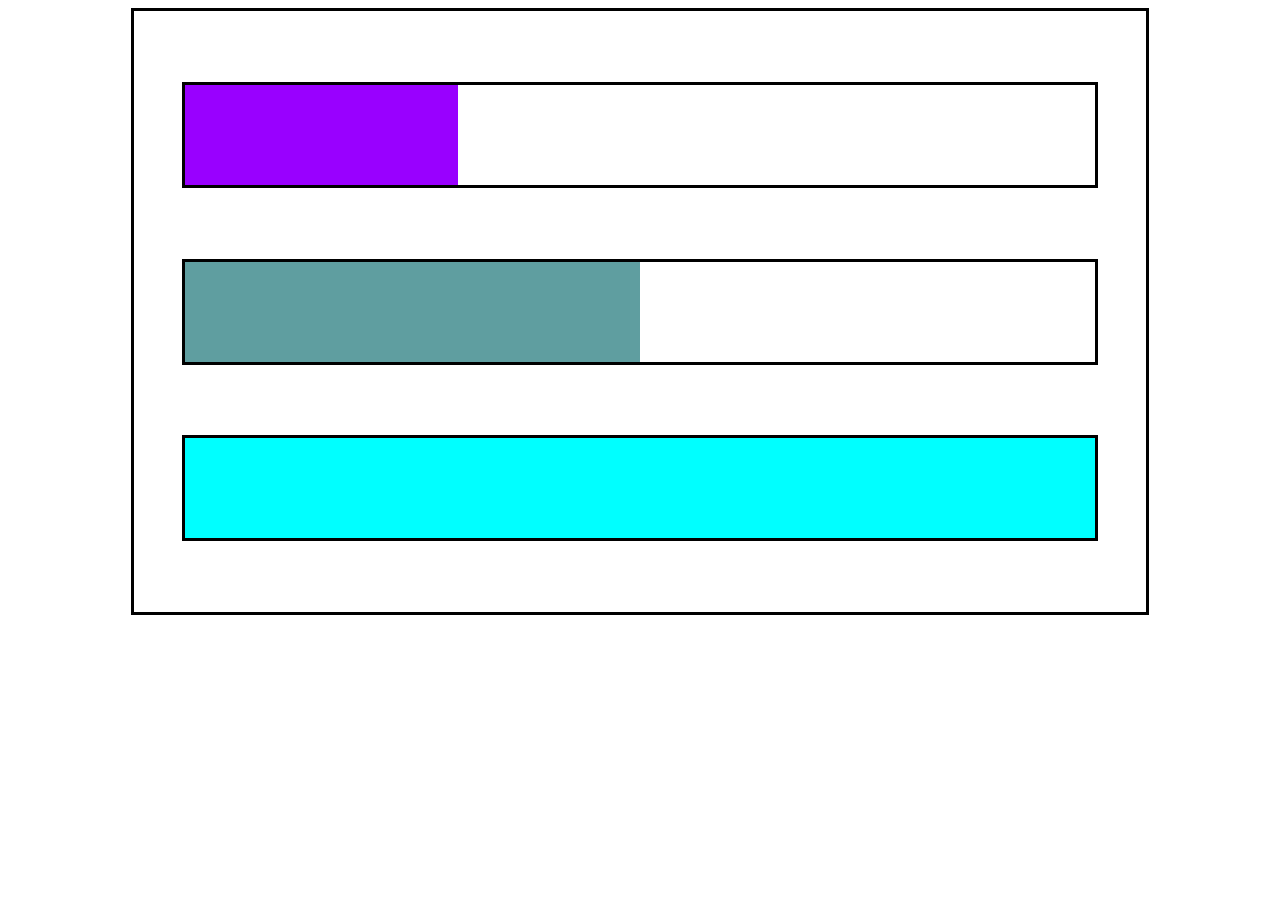
<file: 1.html>
<!DOCTYPE html>
<html lang="en">
<head>
    <meta charset="UTF-8">
    <meta name="viewport" content="width=device-width, initial-scale=1.0">
    <title>Document</title>
</head>
<body>
    <div class="some-div">
        <div class="inner-div">
            <div class="small">

            </div>
        </div>
        <div class="inner-div">
            <div class="battery">

            </div>

        </div>
        <div class="inner-div" style="background-color: aqua;">

        </div>

    </div>
    <style>
        .some-div{
            border-style: solid;
            height: 50%;
            width: 80%;
            margin: 0 auto;
        }
        .inner-div{
            border-style: solid;
            height: 100px;
            width: 90%;
            margin: 0 auto;
            margin-top: 7%;
            margin-bottom: 7%;
        }
        .battery{
            height: 100%;
            width: 50%;
            background-color: cadetblue;
        }
        .small{
            height: 100%;
            width: 30%;
            background-color: rgb(153, 0, 255);
        }
    </style>
    
</body>
</html>
</file>
<file: new_site/style.css>
/* ========== Базовые сбросы и переменные ========== */
* {
    margin: 0;
    padding: 0;
    box-sizing: border-box;
}

body {
    font-family: 'Open Sans', sans-serif;
    color: #111;
    line-height: 1.6;
    overflow-x: hidden;
}

img {
    max-width: 100%;
    height: auto;
    display: block;
}

a {
    text-decoration: none;
    color: #184ed2;
    transition: color 0.3s;
}

a:hover {
    color: #1646bd;
}

.container {
    max-width: 1140px;
    margin: 0 auto;
    padding: 0 20px;
    position: relative;
}

/* Акцентный цвет (палитра 3 base) */
.btn-accent, .accent-line, .accent-block, .shape-accent, .about-colored {
    background-color: #f78300;
}

.btn-accent {
    color: #fff !important;
    border: none;
    padding: 12px 30px;
    display: inline-block;
    font-weight: 600;
    text-transform: uppercase;
    letter-spacing: 1px;
    transition: background-color 0.3s;
}

.btn-accent:hover {
    background-color: #de7600;
    color: #fff !important;
}

.accent-line {
    width: 150px;
    height: 5px;
    margin: 20px 0;
}

.accent-block {
    width: 20px;
    height: 100%;
    position: absolute;
    left: 0;
    top: 0;
}

/* ========== Шапка ========== */
.site-header {
    background: #fff;
    padding: 20px 0;
    box-shadow: 0 2px 10px rgba(0,0,0,0.05);
}

.header-container {
    display: flex;
    align-items: center;
    justify-content: space-between;
}

.logo img {
    height: 32px;
    width: auto;
}

/* Навигация */
.main-nav .nav-list {
    display: flex;
    list-style: none;
    gap: 30px;
}

.main-nav a {
    color: #333;
    font-weight: 500;
}

.main-nav a:hover {
    color: #f78300;
}

.menu-toggle, .hamburger {
    display: none;
}

@media (max-width: 768px) {
    .hamburger {
        display: block;
        font-size: 28px;
        cursor: pointer;
    }

    .nav-list {
        display: none;
        position: absolute;
        top: 80px;
        left: 0;
        width: 100%;
        background: #fff;
        flex-direction: column;
        align-items: center;
        padding: 20px 0;
        box-shadow: 0 5px 10px rgba(0,0,0,0.1);
        z-index: 100;
    }

    .menu-toggle:checked + .hamburger + .nav-list {
        display: flex;
    }

    .nav-list li {
        margin: 10px 0;
    }
}

/* ========== Секция 1: Hero ========== */
.hero {
    position: relative;
    background: #fff;
    padding: 60px 0;
}

.shape {
    position: absolute;
    width: 300px;
    height: 300px;
    z-index: 0;
}

.shape-dark {
    background: #2c3e50;
    top: 0;
    left: 0;
}

.shape-accent {
    bottom: 0;
    right: 0;
}

.hero-image {
    position: relative;
    z-index: 1;
    /* max-width: 1000px; */
    margin: 0 auto;
}

.cards {
    display: flex;
    gap: 30px;
    justify-content: center;
    margin-top: -80px;
    position: relative;
    z-index: 2;
    flex-wrap: wrap;
}

.card {
    background: #fff;
    padding: 30px;
    text-align: center;
    box-shadow: 0 5px 20px rgba(0,0,0,0.1);
    flex: 1 1 250px;
    max-width: 300px;
}

.card-icon {
    width: 120px;
    height: 120px;
    border-radius: 50%;
    background-size: cover;
    background-position: center;
    margin: 0 auto 20px;
}

.card h3 {
    font-size: 1.25rem;
    text-transform: uppercase;
    font-weight: 500;
    font-family: 'Montserrat', sans-serif;
}

.credit {
    text-align: center;
    margin-top: 30px;
    font-size: 1rem;
}

/* ========== Секция 2: Стратегия ========== */
/* ========== Секция 2: Стратегия ========== */
.strategy {
    background: #f7f7f7;
    padding: 20px 0 70px;
}

.strategy-container {
    position: relative;
}



.strategy-row {
    display: flex;
    justify-content: center;
    align-items: flex-start;
    gap: 70px;
    margin-bottom: 40px;
}

.strategy-title {
    width: 450px;
    flex-shrink: 0;
}

.strategy-title h2 {
    font-family: 'Open Sans', sans-serif;
    font-size: 4.2rem;
    line-height: 1.05;
    font-weight: 800;
    color: #111;
    word-break: break-word;
}

.strategy-content {
    width: 420px;
    padding-top: 8px;
}

.strategy-content p {
    font-size: 1.05rem;
    line-height: 1.9;
    color: #333;
    margin-bottom: 18px;
}

.strategy-content .credit {
    text-align: left;
    margin-top: 10px;
    margin-bottom: 20px;
    font-size: 1rem;
}

.strategy-content .credit a {
    color: #184ed2;
    text-decoration: underline;
}

.strategy-content .btn-accent {
    padding: 14px 34px;
    font-size: 0.9rem;
    letter-spacing: 2px;
}

.strategy-image-wrap {
    position: relative;
    max-width: 760px;
    margin: 0 auto;
}

.strategy-image {
    position: relative;
    z-index: 2;
    width: 100%;
    display: block;
}

.strategy-decor {
    position: absolute;
    top: 50%;
    transform: translateY(-50%);
    width: 95px;
    height: 210px;
    background: #f78300;
    z-index: 1;
}

.strategy-decor-left {
    left: -60px;
}

.strategy-decor-right {
    right: -60px;
}

/* Адаптив */
@media (max-width: 992px) {
    .strategy-row {
        gap: 40px;
    }

    .strategy-title h2 {
        font-size: 3.2rem;
    }

    .strategy-content {
        width: 100%;
        max-width: 420px;
    }

    .strategy-image-wrap {
        max-width: 680px;
    }

    .strategy-decor {
        width: 70px;
        height: 170px;
    }

    .strategy-decor-left {
        left: -35px;
    }

    .strategy-decor-right {
        right: -35px;
    }
}

@media (max-width: 768px) {
    .strategy {
        padding: 20px 0 50px;
    }

    .strategy-top-line {
        margin-bottom: 30px;
    }

    .strategy-row {
        flex-direction: column;
        gap: 20px;
        margin-bottom: 30px;
    }

    .strategy-title,
    .strategy-content {
        width: 100%;
        max-width: 100%;
    }

    .strategy-title h2 {
        font-size: 2.6rem;
        line-height: 1.1;
        word-break: normal;
    }

    .strategy-decor {
        display: none;
    }
}

/* ========== Секция 3: Курсы ========== */
.courses {
    background-size: cover;
    background-position: center;
    padding: 80px 0;
    color: #fff;
    text-align: center;
}

.section-title {
    font-size: 3rem;
    font-weight: 700;
    margin-bottom: 40px;
}

.courses-grid {
    display: grid;
    grid-template-columns: repeat(auto-fit, minmax(250px, 1fr));
    gap: 30px;
    margin-bottom: 40px;
}

.course-card {
    background: rgba(255,255,255,0.1);
    padding: 30px;
    border-radius: 8px;
    backdrop-filter: blur(5px);
}

.course-card h4 {
    font-size: 1.5rem;
    margin-bottom: 15px;
}

.credit-light a {
    color: #fff;
    text-decoration: underline;
}

/* ========== Секция 4: Карьера ========== */
.career {
    padding: 60px 0;
    background: #cccccca2;
}

.section-title-left {
    font-size: 2.5rem;
    font-weight: 700;
}

.career-list {
    display: flex;
    flex-direction: column;
    gap: 30px;
    margin-top: 40px;
}

.career-item {
    background: #fff;
    padding: 30px 30px 30px 50px;
    position: relative;
    box-shadow: 0 5px 15px rgba(0,0,0,0.1);
}

.career-item h5 {
    font-size: 1.25rem;
    text-transform: uppercase;
    font-weight: 700;
    margin-bottom: 10px;
}

/* ========== Секция 5: Учителя ========== */
.teachers {
    padding: 60px 0;
}

.teachers-grid {
    display: grid;
    grid-template-columns: 1fr 1fr;
    gap: 50px;
}

.teacher-block, .goal-block {
    padding: 20px;
}

.circle-image {
    width: 200px;
    height: 200px;
    border-radius: 50%;
    border: 10px solid #f78300;
    background-size: cover;
    background-position: center;
    margin: 20px 0;
}

.teacher-block .circle-image {
    margin-left: 0;
}

.goal-block .circle-image {
    margin-left: auto;
}

.teacher-block h6,
.goal-block h6 {
    font-size: 2.3rem;
    font-weight: 700;
    text-transform: uppercase;
    margin-bottom: 20px;
    line-height: 1.1;
}

.teacher-block h6 {
    text-align: left;
}

.goal-block h6 {
    text-align: right;
}
/* ========== Секция 6: О нас ========== */
.about {
    background: #e8e8e8;
    padding: 60px 0 80px;
}

.about-wrapper {
    position: relative;
    max-width: 900px;
    margin: 0 auto;
}

/* --- Верхняя часть: декор + картинка --- */
.about-top {
    position: relative;
    margin-bottom: -40px; /* картинка наезжает на нижний блок */
}

.about-decor-top {
    position: absolute;
    top: -30px;
    left: 57%;
    transform: translateX(-70%);
    width: 700px;
    height: 400px;
    background: #f78300;
    z-index: 1;
}

.about-image {
    position: relative;
    z-index: 2;
    display: block;
    width: 85%;
    max-width: 750px;
    margin: 0 auto;
    object-fit: cover;
}

/* --- Нижняя часть: оранжевый блок + текст --- */
.about-bottom {
    display: flex;
    align-items: stretch;
    position: relative;
    z-index: 3;
}

.about-colored {
    width: 280px;
    min-height: 200px;
    flex-shrink: 0;
    display: flex;
    align-items: center;
    justify-content: center;
    padding: 40px 30px;
}

.about-colored h3 {
    font-size: 2.8rem;
    font-weight: 700;
    color: #fff;
    text-transform: lowercase;
    margin: 0;
}

.about-text {
    background: #fff;
    padding: 40px 40px 30px;
    flex: 1;
    display: flex;
    flex-direction: column;
    justify-content: center;
}

.about-text p {
    font-size: 1rem;
    line-height: 1.8;
    color: #333;
    margin-bottom: 15px;
}

.about-text .credit {
    text-align: left;
    margin-top: 10px;
    font-size: 0.95rem;
}

.about-text .credit a {
    color: #184ed2;
    text-decoration: underline;
}

/* --- Адаптивность --- */
@media (max-width: 992px) {
    .about-wrapper {
        max-width: 100%;
    }

    .about-decor-top {
        width: 350px;
        height: 100px;
        top: -25px;
    }

    .about-image {
        width: 90%;
    }

    .about-colored {
        width: 220px;
        min-height: 180px;
    }

    .about-colored h3 {
        font-size: 2.2rem;
    }
}

@media (max-width: 768px) {
    .about {
        padding: 40px 0 60px;
    }

    .about-top {
        margin-bottom: 0;
    }

    .about-decor-top {
        width: 250px;
        height: 80px;
        top: -20px;
        left: 50%;
        transform: translateX(-60%);
    }

    .about-image {
        width: 95%;
    }

    .about-bottom {
        flex-direction: column;
    }

    .about-colored {
        width: 100%;
        min-height: 120px;
        padding: 30px 20px;
    }

    .about-colored h3 {
        font-size: 2rem;
    }

    .about-text {
        padding: 30px 20px;
    }
}

@media (max-width: 480px) {
    .about-decor-top {
        width: 180px;
        height: 60px;
        top: -15px;
    }

    .about-colored h3 {
        font-size: 1.6rem;
    }
}

/* ========== Секция 7: Цитата ========== */
.quote {
    padding: 60px 0;
}

.quote-row {
    display: flex;
    gap: 50px;
    flex-wrap: wrap;
}

.quote-left {
    flex: 1.5;
}

.quote-right {
    flex: 1;
}

.quote-emphasis {
    font-size: 1.5rem;
    font-weight: 700;
    line-height: 1.3;
}

/* ========== Секция 8: Разработка игр ========== */
.game-dev {
    padding: 80px 0 100px;
    background: #e8e8e8;
}

.game-dev-wrapper {
    position: relative;
    max-width: 950px;
    margin: 0 auto;
    min-height: 700px;
}

/* --- Оранжевые декоративные блоки --- */
.game-decor-top {
    position: absolute;
    top: 0;
    right: 60px;
    width: 300px;
    height: 130px;
    background: #f78300;
    z-index: 1;
}

.game-decor-bottom {
    position: absolute;
    bottom: 0;
    left: 60px;
    width: 120px;
    height: 280px;
    background: #f78300;
    z-index: 1;
}

/* --- Картинка --- */
.game-image-wrap {
    position: absolute;
    top: 40px;
    left: 120px;
    right: 0;
    z-index: 2;
}

.game-main-image {
    width: 100%;
    display: block;
    object-fit: cover;
    max-height: 550px;
}

/* --- Белый блок с текстом (наложен слева) --- */
.game-text-overlay {
    position: absolute;
    top: 120px;
    left: 0;
    width: 340px;
    background: #fff;
    padding: 40px 35px;
    z-index: 3;
    box-shadow: 0 5px 25px rgba(0,0,0,0.08);
}

.game-text-overlay h3 {
    font-size: 1.7rem;
    font-weight: 700;
    line-height: 1.3;
    color: #111;
    margin-bottom: 20px;
}

.game-text-overlay .credit {
    text-align: left;
    margin-top: 10px;
    font-size: 0.95rem;
}

.game-text-overlay .credit a {
    color: #184ed2;
    text-decoration: underline;
}

/* --- Сетка иконок 2×2 (наложена справа-снизу) --- */
.icon-grid-overlay {
    position: absolute;
    bottom: 20px;
    right: 0;
    display: grid;
    grid-template-columns: 1fr 1fr;
    gap: 15px;
    width: 380px;
    z-index: 3;
}

.icon-card {
    background: #fff;
    padding: 25px 15px;
    text-align: center;
    box-shadow: 0 5px 15px rgba(0,0,0,0.08);
}

.icon-card svg {
    width: 50px;
    height: 50px;
    fill: #f78300;
    margin-bottom: 12px;
}

.icon-card h4 {
    font-size: 0.85rem;
    text-transform: uppercase;
    font-weight: 700;
    letter-spacing: 1px;
    color: #333;
}

/* --- Адаптивность --- */
@media (max-width: 992px) {
    .game-dev-wrapper {
        min-height: 600px;
    }

    .game-decor-top {
        width: 240px;
        height: 100px;
        right: 40px;
    }

    .game-decor-bottom {
        width: 100px;
        height: 220px;
        left: 40px;
    }

    .game-image-wrap {
        top: 30px;
        left: 100px;
    }

    .game-text-overlay {
        width: 300px;
        top: 100px;
        padding: 30px 25px;
    }

    .game-text-overlay h3 {
        font-size: 1.4rem;
    }

    .icon-grid-overlay {
        width: 320px;
        bottom: 10px;
    }
}

@media (max-width: 768px) {
    .game-dev {
        padding: 40px 0 60px;
    }

    .game-dev-wrapper {
        min-height: auto;
        position: relative;
    }

    /* Убираем абсолютное позиционирование, ставим всё в поток */
    .game-decor-top,
    .game-decor-bottom {
        display: none;
    }

    .game-image-wrap {
        position: relative;
        top: auto;
        left: auto;
        right: auto;
        margin-bottom: 30px;
    }

    .game-main-image {
        max-height: none;
    }

    .game-text-overlay {
        position: relative;
        top: auto;
        left: auto;
        width: 100%;
        margin-bottom: 30px;
        box-shadow: 0 3px 15px rgba(0,0,0,0.08);
    }

    .game-text-overlay h3 {
        font-size: 1.3rem;
    }

    .icon-grid-overlay {
        position: relative;
        bottom: auto;
        right: auto;
        width: 100%;
        grid-template-columns: 1fr 1fr;
    }
}

@media (max-width: 480px) {
    .icon-grid-overlay {
        grid-template-columns: 1fr;
        width: 100%;
    }

    .icon-card {
        padding: 20px 15px;
    }
}
/* ========== Секция 9: Контакты ========== */
.contact {
    padding: 60px 0;
}

.contact-row {
    display: flex;
    gap: 50px;
    flex-wrap: wrap;
}

.contact-info {
    flex: 1;
    min-width: 250px;
    display: flex;
    flex-direction: column;
}

.contact-info h3 {
    margin: 20px 0 10px;
    font-size: 1.5rem;
}

.social-icons {
    display: flex;
    gap: 15px;
    margin: 20px 0;
}

.social-icon {
    display: flex;
    align-items: center;
    justify-content: center;
    width: 40px;
    height: 40px;
    background: #f78300;
    color: #fff;
    border-radius: 50%;
    font-weight: bold;
}

.copyright {
    font-size: 0.9rem;
    color: #666;
}

.contact-form {
    flex: 2;
}

.contact-form form {
    display: flex;
    flex-direction: column;
    gap: 15px;
}

.contact-form input,
.contact-form textarea {
    padding: 12px;
    background: #f5f5f5;
    border: none;
    font-family: inherit;
    font-size: 1rem;
}

.contact-form button {
    align-self: flex-start;
    border: none;
    cursor: pointer;
}

/* ========== Футер ========== */
.site-footer {
    background: #333;
    color: #fff;
    text-align: center;
    padding: 40px 0;
}

/* ========== Общая адаптивность ========== */
@media (max-width: 992px) {
    .cards {
        margin-top: -40px;
    }
    .teachers-grid {
        grid-template-columns: 1fr;
    }
    .quote-row {
        flex-direction: column;
    }
}

@media (max-width: 768px) {
    .strategy-row {
        flex-direction: column;
        gap: 20px;
    }
    .game-row {
        flex-direction: column;
    }
    .contact-row {
        flex-direction: column;
    }
    .section-title {
        font-size: 2.5rem;
    }
    .hero
    {
        margin-top: 192px;
    }
}

@media (max-width: 576px) {
    .card {
        max-width: 100%;
    }
    .section-title-left {
        font-size: 2rem;
    }
}
/* ========== Кнопка «Наверх» ========== */
.scroll-top {
    position: fixed;
    bottom: 30px;
    right: 30px;
    width: 50px;
    height: 50px;
    background: #f78300;
    border-radius: 50%;
    display: flex;
    align-items: center;
    justify-content: center;
    box-shadow: 0 4px 15px rgba(0,0,0,0.2);
    opacity: 0;
    visibility: hidden;
    transition: opacity 0.3s, visibility 0.3s, background-color 0.3s;
    z-index: 9999;
    cursor: pointer;
}

.scroll-top.visible {
    opacity: 1;
    visibility: visible;
}

.scroll-top:hover {
    background: #de7600;
}

.scroll-top svg {
    width: 24px;
    height: 24px;
}
/* Плавная прокрутка */
html {
    scroll-behavior: smooth;
}
html {
    scroll-behavior: smooth;
    scroll-padding-top: 80px; /* Отступ сверху, чтобы меню не перекрывало якоря */
}
</file>
<file: Site2 — копия (2) — копия — копия/style.css>
/* ========== Базовые сбросы и переменные ========== */
* {
    margin: 0;
    padding: 0;
    box-sizing: border-box;
}

body {
    font-family: 'Open Sans', sans-serif;
    color: #111;
    line-height: 1.6;
    overflow-x: hidden;
}

img {
    max-width: 100%;
    height: auto;
    display: block;
}

a {
    text-decoration: none;
    color: #184ed2;
    transition: color 0.3s;
}

a:hover {
    color: #1646bd;
}

.container {
    max-width: 1140px;
    margin: 0 auto;
    padding: 0 20px;
    position: relative;
}

/* Акцентный цвет (палитра 3 base) */
.btn-accent, .accent-line, .accent-block, .shape-accent, .about-colored {
    background-color: #f78300;
}

.btn-accent {
    color: #fff !important;
    border: none;
    padding: 12px 30px;
    display: inline-block;
    font-weight: 600;
    text-transform: uppercase;
    letter-spacing: 1px;
    transition: background-color 0.3s;
}

.btn-accent:hover {
    background-color: #de7600;
    color: #fff !important;
}

.accent-line {
    width: 150px;
    height: 5px;
    margin: 20px 0;
}

.accent-block {
    width: 20px;
    height: 100%;
    position: absolute;
    left: 0;
    top: 0;
}

/* ========== Шапка ========== */
.site-header {
    background: #fff;
    padding: 20px 0;
    box-shadow: 0 2px 10px rgba(0,0,0,0.05);
}

.header-container {
    display: flex;
    align-items: center;
    justify-content: space-between;
}

.logo img {
    height: 32px;
    width: auto;
}

/* Навигация */
.main-nav .nav-list {
    display: flex;
    list-style: none;
    gap: 30px;
}

.main-nav a {
    color: #333;
    font-weight: 500;
}

.main-nav a:hover {
    color: #f78300;
}

.menu-toggle, .hamburger {
    display: none;
}

@media (max-width: 768px) {
    .hamburger {
        display: block;
        font-size: 28px;
        cursor: pointer;
    }

    .nav-list {
        display: none;
        position: absolute;
        top: 80px;
        left: 0;
        width: 100%;
        background: #fff;
        flex-direction: column;
        align-items: center;
        padding: 20px 0;
        box-shadow: 0 5px 10px rgba(0,0,0,0.1);
        z-index: 100;
    }

    .menu-toggle:checked + .hamburger + .nav-list {
        display: flex;
    }

    .nav-list li {
        margin: 10px 0;
    }
}

/* ========== Секция 1: Hero ========== */
.hero {
    position: relative;
    background: #fff;
    padding: 60px 0;
}

.shape {
    position: absolute;
    width: 300px;
    height: 300px;
    z-index: 0;
}

.shape-dark {
    background: #2c3e50;
    top: 0;
    left: 0;
}

.shape-accent {
    bottom: 0;
    right: 0;
}

.hero-image {
    position: relative;
    z-index: 1;
    max-width: 1000px;
    margin: 0 auto;
}

.cards {
    display: flex;
    gap: 30px;
    justify-content: center;
    margin-top: -80px;
    position: relative;
    z-index: 2;
    flex-wrap: wrap;
}

.card {
    background: #fff;
    padding: 30px;
    text-align: center;
    box-shadow: 0 5px 20px rgba(0,0,0,0.1);
    flex: 1 1 250px;
    max-width: 300px;
}

.card-icon {
    width: 120px;
    height: 120px;
    border-radius: 50%;
    background-size: cover;
    background-position: center;
    margin: 0 auto 20px;
}

.card h3 {
    font-size: 1.25rem;
    text-transform: uppercase;
    font-weight: 500;
    font-family: 'Montserrat', sans-serif;
}

.credit {
    text-align: center;
    margin-top: 30px;
    font-size: 1rem;
}

/* ========== Секция 2: Стратегия ========== */
/* ========== Секция 2: Стратегия ========== */
.strategy {
    background: #f7f7f7;
    padding: 20px 0 70px;
}

.strategy-container {
    position: relative;
}



.strategy-row {
    display: flex;
    justify-content: center;
    align-items: flex-start;
    gap: 70px;
    margin-bottom: 40px;
}

.strategy-title {
    width: 450px;
    flex-shrink: 0;
}

.strategy-title h2 {
    font-family: 'Open Sans', sans-serif;
    font-size: 4.2rem;
    line-height: 1.05;
    font-weight: 800;
    color: #111;
    word-break: break-word;
}

.strategy-content {
    width: 420px;
    padding-top: 8px;
}

.strategy-content p {
    font-size: 1.05rem;
    line-height: 1.9;
    color: #333;
    margin-bottom: 18px;
}

.strategy-content .credit {
    text-align: left;
    margin-top: 10px;
    margin-bottom: 20px;
    font-size: 1rem;
}

.strategy-content .credit a {
    color: #184ed2;
    text-decoration: underline;
}

.strategy-content .btn-accent {
    padding: 14px 34px;
    font-size: 0.9rem;
    letter-spacing: 2px;
}

.strategy-image-wrap {
    position: relative;
    max-width: 760px;
    margin: 0 auto;
}

.strategy-image {
    position: relative;
    z-index: 2;
    width: 100%;
    display: block;
}

.strategy-decor {
    position: absolute;
    top: 50%;
    transform: translateY(-50%);
    width: 95px;
    height: 210px;
    background: #f78300;
    z-index: 1;
}

.strategy-decor-left {
    left: -60px;
}

.strategy-decor-right {
    right: -60px;
}

/* Адаптив */
@media (max-width: 992px) {
    .strategy-row {
        gap: 40px;
    }

    .strategy-title h2 {
        font-size: 3.2rem;
    }

    .strategy-content {
        width: 100%;
        max-width: 420px;
    }

    .strategy-image-wrap {
        max-width: 680px;
    }

    .strategy-decor {
        width: 70px;
        height: 170px;
    }

    .strategy-decor-left {
        left: -35px;
    }

    .strategy-decor-right {
        right: -35px;
    }
}

@media (max-width: 768px) {
    .strategy {
        padding: 20px 0 50px;
    }

    .strategy-top-line {
        margin-bottom: 30px;
    }

    .strategy-row {
        flex-direction: column;
        gap: 20px;
        margin-bottom: 30px;
    }

    .strategy-title,
    .strategy-content {
        width: 100%;
        max-width: 100%;
    }

    .strategy-title h2 {
        font-size: 2.6rem;
        line-height: 1.1;
        word-break: normal;
    }

    .strategy-decor {
        display: none;
    }
}

/* ========== Секция 3: Курсы ========== */
.courses {
    background-size: cover;
    background-position: center;
    padding: 80px 0;
    color: #fff;
    text-align: center;
}

.section-title {
    font-size: 3rem;
    font-weight: 700;
    margin-bottom: 40px;
}

.courses-grid {
    display: grid;
    grid-template-columns: repeat(auto-fit, minmax(250px, 1fr));
    gap: 30px;
    margin-bottom: 40px;
}

.course-card {
    background: rgba(255,255,255,0.1);
    padding: 30px;
    border-radius: 8px;
    backdrop-filter: blur(5px);
}

.course-card h4 {
    font-size: 1.5rem;
    margin-bottom: 15px;
}

.credit-light a {
    color: #fff;
    text-decoration: underline;
}

/* ========== Секция 4: Карьера ========== */
.career {
    padding: 60px 0;
    background: #cccccca2;
}

.section-title-left {
    font-size: 2.5rem;
    font-weight: 700;
}

.career-list {
    display: flex;
    flex-direction: column;
    gap: 30px;
    margin-top: 40px;
}

.career-item {
    background: #fff;
    padding: 30px 30px 30px 50px;
    position: relative;
    box-shadow: 0 5px 15px rgba(0,0,0,0.1);
}

.career-item h5 {
    font-size: 1.25rem;
    text-transform: uppercase;
    font-weight: 700;
    margin-bottom: 10px;
}

/* ========== Секция 5: Учителя ========== */
.teachers {
    padding: 60px 0;
}

.teachers-grid {
    display: grid;
    grid-template-columns: 1fr 1fr;
    gap: 50px;
}

.teacher-block, .goal-block {
    padding: 20px;
}

.circle-image {
    width: 200px;
    height: 200px;
    border-radius: 50%;
    border: 10px solid #f78300;
    background-size: cover;
    background-position: center;
    margin: 20px 0;
}

.teacher-block .circle-image {
    margin-left: 0;
}

.goal-block .circle-image {
    margin-left: auto;
}

.teacher-block h6,
.goal-block h6 {
    font-size: 2.3rem;
    font-weight: 700;
    text-transform: uppercase;
    margin-bottom: 20px;
    line-height: 1.1;
}

.teacher-block h6 {
    text-align: left;
}

.goal-block h6 {
    text-align: right;
}
/* ========== Секция 6: О нас ========== */
.about {
    background: #e8e8e8;
    padding: 60px 0 80px;
}

.about-wrapper {
    position: relative;
    max-width: 900px;
    margin: 0 auto;
}

/* --- Верхняя часть: декор + картинка --- */
.about-top {
    position: relative;
    margin-bottom: -40px; /* картинка наезжает на нижний блок */
}

.about-decor-top {
    position: absolute;
    top: -30px;
    left: 57%;
    transform: translateX(-70%);
    width: 700px;
    height: 400px;
    background: #f78300;
    z-index: 1;
}

.about-image {
    position: relative;
    z-index: 2;
    display: block;
    width: 85%;
    max-width: 750px;
    margin: 0 auto;
    object-fit: cover;
}

/* --- Нижняя часть: оранжевый блок + текст --- */
.about-bottom {
    display: flex;
    align-items: stretch;
    position: relative;
    z-index: 3;
}

.about-colored {
    width: 280px;
    min-height: 200px;
    flex-shrink: 0;
    display: flex;
    align-items: center;
    justify-content: center;
    padding: 40px 30px;
}

.about-colored h3 {
    font-size: 2.8rem;
    font-weight: 700;
    color: #fff;
    text-transform: lowercase;
    margin: 0;
}

.about-text {
    background: #fff;
    padding: 40px 40px 30px;
    flex: 1;
    display: flex;
    flex-direction: column;
    justify-content: center;
}

.about-text p {
    font-size: 1rem;
    line-height: 1.8;
    color: #333;
    margin-bottom: 15px;
}

.about-text .credit {
    text-align: left;
    margin-top: 10px;
    font-size: 0.95rem;
}

.about-text .credit a {
    color: #184ed2;
    text-decoration: underline;
}

/* --- Адаптивность --- */
@media (max-width: 992px) {
    .about-wrapper {
        max-width: 100%;
    }

    .about-decor-top {
        width: 350px;
        height: 100px;
        top: -25px;
    }

    .about-image {
        width: 90%;
    }

    .about-colored {
        width: 220px;
        min-height: 180px;
    }

    .about-colored h3 {
        font-size: 2.2rem;
    }
}

@media (max-width: 768px) {
    .about {
        padding: 40px 0 60px;
    }

    .about-top {
        margin-bottom: 0;
    }

    .about-decor-top {
        width: 250px;
        height: 80px;
        top: -20px;
        left: 50%;
        transform: translateX(-60%);
    }

    .about-image {
        width: 95%;
    }

    .about-bottom {
        flex-direction: column;
    }

    .about-colored {
        width: 100%;
        min-height: 120px;
        padding: 30px 20px;
    }

    .about-colored h3 {
        font-size: 2rem;
    }

    .about-text {
        padding: 30px 20px;
    }
}

@media (max-width: 480px) {
    .about-decor-top {
        width: 180px;
        height: 60px;
        top: -15px;
    }

    .about-colored h3 {
        font-size: 1.6rem;
    }
}

/* ========== Секция 7: Цитата ========== */
.quote {
    padding: 60px 0;
}

.quote-row {
    display: flex;
    gap: 50px;
    flex-wrap: wrap;
}

.quote-left {
    flex: 1.5;
}

.quote-right {
    flex: 1;
}

.quote-emphasis {
    font-size: 1.5rem;
    font-weight: 700;
    line-height: 1.3;
}

/* ========== Секция 8: Разработка игр ========== */
.game-dev {
    padding: 80px 0 100px;
    background: #e8e8e8;
}

.game-dev-wrapper {
    position: relative;
    max-width: 950px;
    margin: 0 auto;
    min-height: 700px;
}

/* --- Оранжевые декоративные блоки --- */
.game-decor-top {
    position: absolute;
    top: 0;
    right: 60px;
    width: 300px;
    height: 130px;
    background: #f78300;
    z-index: 1;
}

.game-decor-bottom {
    position: absolute;
    bottom: 0;
    left: 60px;
    width: 120px;
    height: 280px;
    background: #f78300;
    z-index: 1;
}

/* --- Картинка --- */
.game-image-wrap {
    position: absolute;
    top: 40px;
    left: 120px;
    right: 0;
    z-index: 2;
}

.game-main-image {
    width: 100%;
    display: block;
    object-fit: cover;
    max-height: 550px;
}

/* --- Белый блок с текстом (наложен слева) --- */
.game-text-overlay {
    position: absolute;
    top: 120px;
    left: 0;
    width: 340px;
    background: #fff;
    padding: 40px 35px;
    z-index: 3;
    box-shadow: 0 5px 25px rgba(0,0,0,0.08);
}

.game-text-overlay h3 {
    font-size: 1.7rem;
    font-weight: 700;
    line-height: 1.3;
    color: #111;
    margin-bottom: 20px;
}

.game-text-overlay .credit {
    text-align: left;
    margin-top: 10px;
    font-size: 0.95rem;
}

.game-text-overlay .credit a {
    color: #184ed2;
    text-decoration: underline;
}

/* --- Сетка иконок 2×2 (наложена справа-снизу) --- */
.icon-grid-overlay {
    position: absolute;
    bottom: 20px;
    right: 0;
    display: grid;
    grid-template-columns: 1fr 1fr;
    gap: 15px;
    width: 380px;
    z-index: 3;
}

.icon-card {
    background: #fff;
    padding: 25px 15px;
    text-align: center;
    box-shadow: 0 5px 15px rgba(0,0,0,0.08);
}

.icon-card svg {
    width: 50px;
    height: 50px;
    fill: #f78300;
    margin-bottom: 12px;
}

.icon-card h4 {
    font-size: 0.85rem;
    text-transform: uppercase;
    font-weight: 700;
    letter-spacing: 1px;
    color: #333;
}

/* --- Адаптивность --- */
@media (max-width: 992px) {
    .game-dev-wrapper {
        min-height: 600px;
    }

    .game-decor-top {
        width: 240px;
        height: 100px;
        right: 40px;
    }

    .game-decor-bottom {
        width: 100px;
        height: 220px;
        left: 40px;
    }

    .game-image-wrap {
        top: 30px;
        left: 100px;
    }

    .game-text-overlay {
        width: 300px;
        top: 100px;
        padding: 30px 25px;
    }

    .game-text-overlay h3 {
        font-size: 1.4rem;
    }

    .icon-grid-overlay {
        width: 320px;
        bottom: 10px;
    }
}

@media (max-width: 768px) {
    .game-dev {
        padding: 40px 0 60px;
    }

    .game-dev-wrapper {
        min-height: auto;
        position: relative;
    }

    /* Убираем абсолютное позиционирование, ставим всё в поток */
    .game-decor-top,
    .game-decor-bottom {
        display: none;
    }

    .game-image-wrap {
        position: relative;
        top: auto;
        left: auto;
        right: auto;
        margin-bottom: 30px;
    }

    .game-main-image {
        max-height: none;
    }

    .game-text-overlay {
        position: relative;
        top: auto;
        left: auto;
        width: 100%;
        margin-bottom: 30px;
        box-shadow: 0 3px 15px rgba(0,0,0,0.08);
    }

    .game-text-overlay h3 {
        font-size: 1.3rem;
    }

    .icon-grid-overlay {
        position: relative;
        bottom: auto;
        right: auto;
        width: 100%;
        grid-template-columns: 1fr 1fr;
    }
}

@media (max-width: 480px) {
    .icon-grid-overlay {
        grid-template-columns: 1fr;
        width: 100%;
    }

    .icon-card {
        padding: 20px 15px;
    }
}
/* ========== Секция 9: Контакты ========== */
.contact {
    padding: 60px 0;
}

.contact-row {
    display: flex;
    gap: 50px;
    flex-wrap: wrap;
}

.contact-info {
    flex: 1;
    min-width: 250px;
}

.contact-info h3 {
    margin: 20px 0 10px;
    font-size: 1.5rem;
}

.social-icons {
    display: flex;
    gap: 15px;
    margin: 20px 0;
}

.social-icon {
    display: flex;
    align-items: center;
    justify-content: center;
    width: 40px;
    height: 40px;
    background: #f78300;
    color: #fff;
    border-radius: 50%;
    font-weight: bold;
}

.copyright {
    font-size: 0.9rem;
    color: #666;
}

.contact-form {
    flex: 2;
}

.contact-form form {
    display: flex;
    flex-direction: column;
    gap: 15px;
}

.contact-form input,
.contact-form textarea {
    padding: 12px;
    background: #f5f5f5;
    border: none;
    font-family: inherit;
    font-size: 1rem;
}

.contact-form button {
    align-self: flex-start;
    border: none;
    cursor: pointer;
}

/* ========== Футер ========== */
.site-footer {
    background: #333;
    color: #fff;
    text-align: center;
    padding: 40px 0;
}

/* ========== Общая адаптивность ========== */
@media (max-width: 992px) {
    .cards {
        margin-top: -40px;
    }
    .teachers-grid {
        grid-template-columns: 1fr;
    }
    .quote-row {
        flex-direction: column;
    }
}

@media (max-width: 768px) {
    .strategy-row {
        flex-direction: column;
        gap: 20px;
    }
    .game-row {
        flex-direction: column;
    }
    .contact-row {
        flex-direction: column;
    }
    .section-title {
        font-size: 2.5rem;
    }
}

@media (max-width: 576px) {
    .card {
        max-width: 100%;
    }
    .section-title-left {
        font-size: 2rem;
    }
}
/* ========== Кнопка «Наверх» ========== */
.scroll-top {
    position: fixed;
    bottom: 30px;
    right: 30px;
    width: 50px;
    height: 50px;
    background: #f78300;
    border-radius: 50%;
    display: flex;
    align-items: center;
    justify-content: center;
    box-shadow: 0 4px 15px rgba(0,0,0,0.2);
    opacity: 0;
    visibility: hidden;
    transition: opacity 0.3s, visibility 0.3s, background-color 0.3s;
    z-index: 9999;
    cursor: pointer;
}

.scroll-top.visible {
    opacity: 1;
    visibility: visible;
}

.scroll-top:hover {
    background: #de7600;
}

.scroll-top svg {
    width: 24px;
    height: 24px;
}
/* Плавная прокрутка */
html {
    scroll-behavior: smooth;
}
html {
    scroll-behavior: smooth;
    scroll-padding-top: 80px; /* Отступ сверху, чтобы меню не перекрывало якоря */
}
</file>
